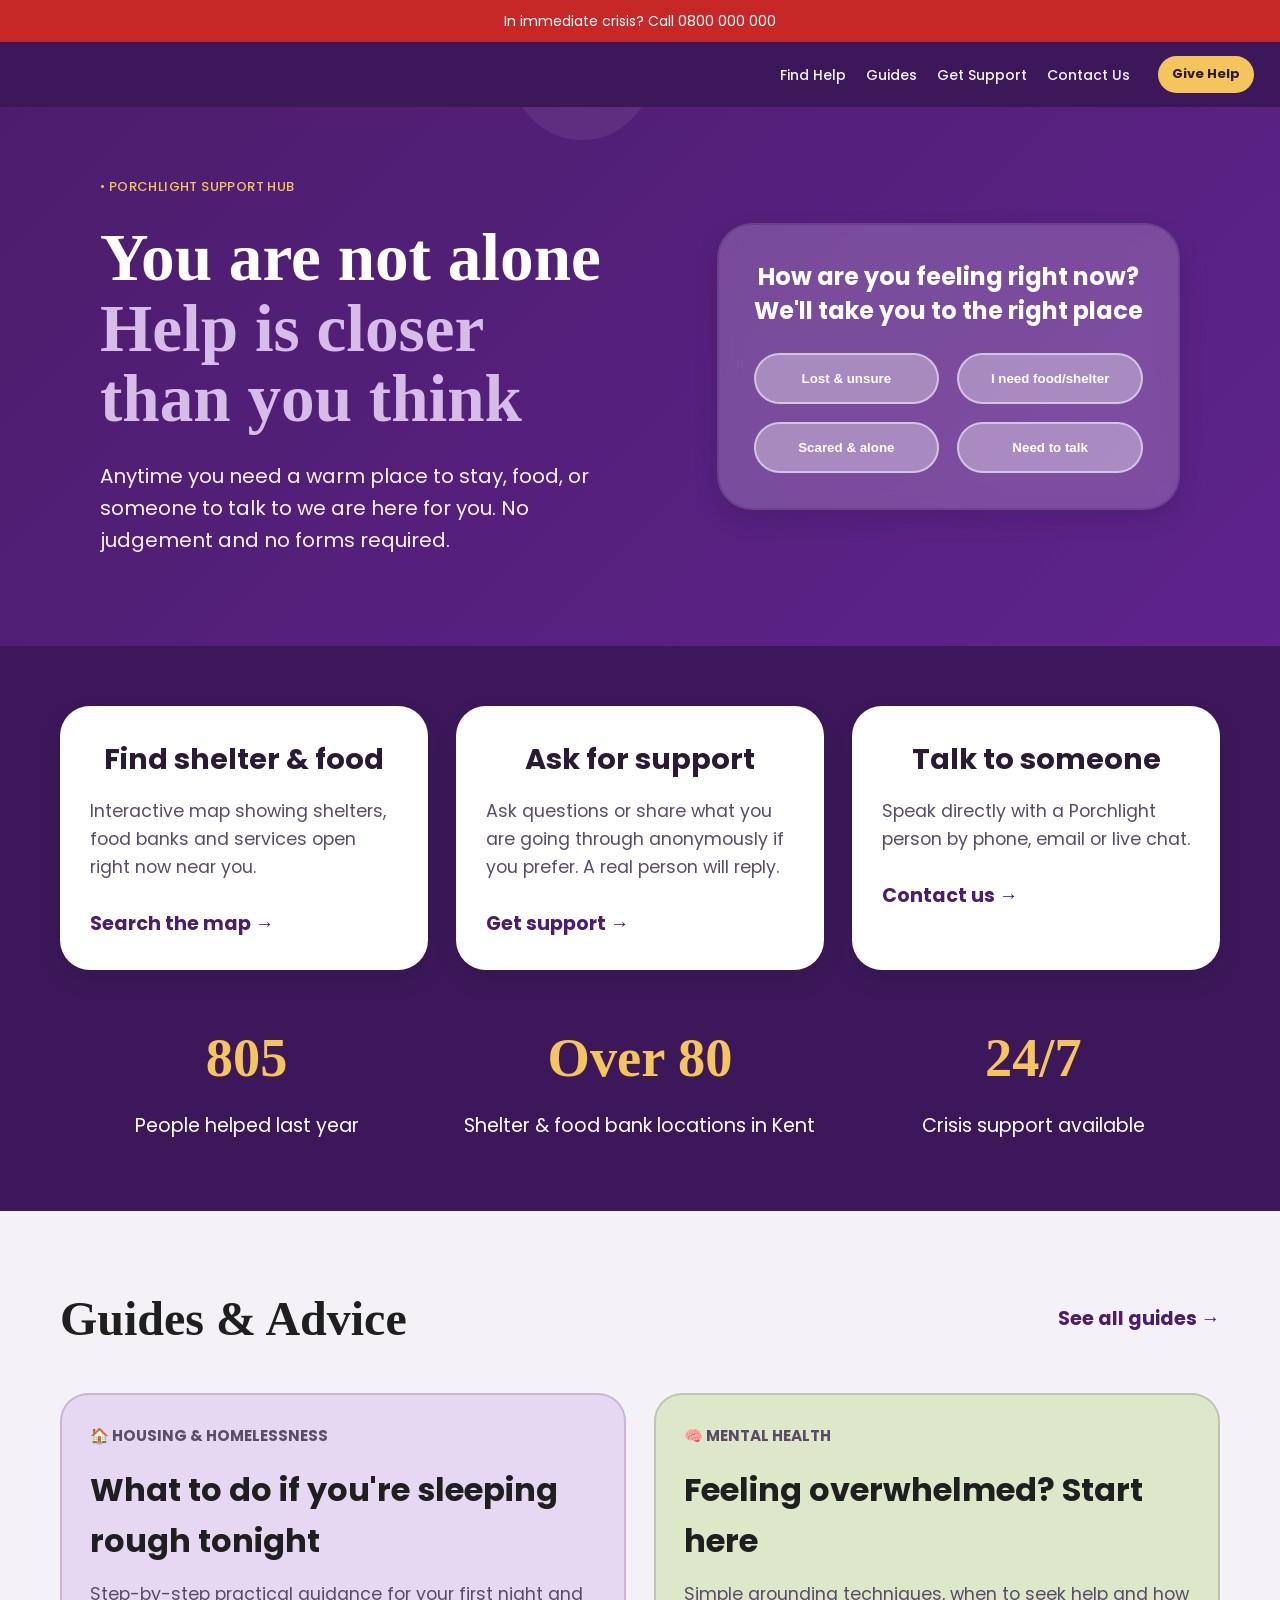
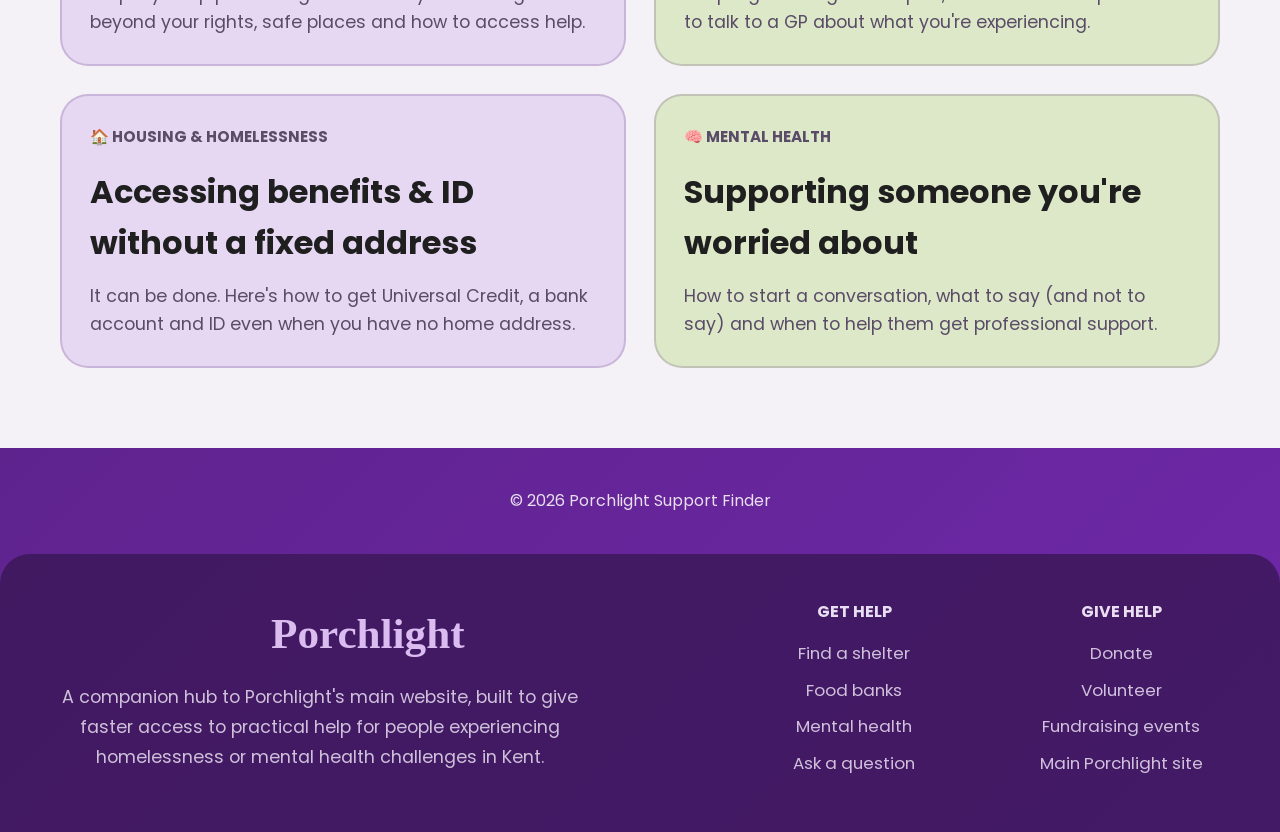
<file: index.html>
<!DOCTYPE html>
<html lang="en">
<head>
    <meta charset="UTF-8">
    <meta name="viewport" content="width=device-width, initial-scale=1.0">
    <title>Homeless Support Finder</title>

    <!-- Google Font -->
    <link href="https://fonts.googleapis.com/css2?family=Poppins:wght@300;400;600;700&display=swap" rel="stylesheet">

    <!-- Font Awesome -->
    <link rel="stylesheet" href="https://cdnjs.cloudflare.com/ajax/libs/font-awesome/6.5.0/css/all.min.css">

    <!-- Main CSS -->
    <link rel="stylesheet" href="style.css">
</head>

<body>

<!-- Background Animation -->
<div class="background-animation">
    <span></span>
    <span></span>
    <span></span>
    <span></span>
</div>

<header class="top-bar">
  <p>In immediate crisis? Call 0800 000 000</p>
</header>



  <nav class="support-nav">
    

    <ul class="support-navlinks">
        
        <li><a href="find_help.html">Find Help</a></li>
        <li><a href="guides.html">Guides</a></li>
      <li><a href="support.html" class="active">Get Support</a></li>
      <li><a href="contact.html">Contact Us</a></li>
    </ul>

    <a class="support-cta" href="give_help.html">Give Help</a>
  </nav>
  
<section class="home-hero">
<div class="home-hero-left">
<p class="home-kicker">• PORCHLIGHT SUPPORT HUB</p>
<h1 class="home-title">
     You are not alone<br>
<span>Help is closer<br>than you think</span>
</h1>
<p class="home-subtext">
     Anytime you need a warm place to stay, food,
     or someone to talk to we are here for you.
     No judgement and no forms required.
</p>
</div>
<div class="home-hero-card">
<h3>How are you feeling right now?<br>We'll take you to the right place</h3>
<!-- <div class="home-hero-buttons">
<button onclick="showAdvice()">Lost & unsure</button>
<button onclick="searchLocation()">I need food/shelter</button>
<button onclick="showAdvice()">Scared & alone</button>
<button onclick="showAdvice()">Need to talk</button>
</div> -->
<div class="home-hero-buttons">
<button onclick="window.location.href='guides.html'">Lost & unsure</button>
<button onclick="window.location.href='find_help.html'">I need food/shelter</button>
<button onclick="window.location.href='support.html'">Scared & alone</button>
<button onclick="window.location.href='contact.html'">Need to talk</button>
</div>
</div>
</section>
<section class="home-feature-section">
<div class="home-feature-cards">
<div class="home-feature-card">
<h3>Find shelter & food</h3>
<p>Interactive map showing shelters, food banks and services open right now near you.</p>
<a href="find_help.html">Search the map →</a>
</div>
<div class="home-feature-card">
<h3>Ask for support</h3>
<p>Ask questions or share what you are going through anonymously if you prefer. A real person will reply.</p>
<a href="support.html">Get support →</a>
</div>
<div class="home-feature-card">
<h3>Talk to someone</h3>
<p>Speak directly with a Porchlight person by phone, email or live chat.</p>
<a href="contact.html">Contact us →</a>
</div>
</div>
<div class="home-stats">
<div class="home-stat">
<h2>805</h2>
<p>People helped last year</p>
</div>
<div class="home-stat">
<h2>Over 80</h2>
<p>Shelter & food bank locations in Kent</p>
</div>
<div class="home-stat">
<h2>24/7</h2>
<p>Crisis support available</p>
</div>
</div>
</section>
<section class="home-guides">
<div class="home-guides-header">
<h2>Guides & Advice</h2>
<a href="support.html">See all guides →</a>
</div>
<div class="home-guides-grid">
<div class="guide-card purple-guide">
<span>🏠 HOUSING & HOMELESSNESS</span>
<h3>What to do if you're sleeping rough tonight</h3>
<p>Step-by-step practical guidance for your first night and beyond your rights, safe places and how to access help.</p>
</div>
<div class="guide-card green-guide">
<span>🧠 MENTAL HEALTH</span>
<h3>Feeling overwhelmed? Start here</h3>
<p>Simple grounding techniques, when to seek help and how to talk to a GP about what you're experiencing.</p>
</div>
<div class="guide-card purple-guide">
<span>🏠 HOUSING & HOMELESSNESS</span>
<h3>Accessing benefits & ID without a fixed address</h3>
<p>It can be done. Here's how to get Universal Credit, a bank account and ID even when you have no home address.</p>
</div>
<div class="guide-card green-guide">
<span>🧠 MENTAL HEALTH</span>
<h3>Supporting someone you're worried about</h3>
<p>How to start a conversation, what to say (and not to say) and when to help them get professional support.</p>
</div>
</div>
</section>

<footer>
  <p>© 2026 Porchlight Support Finder</p>
</footer>

<script src="script.js"></script>

<footer class="contact-footer">
<div class="contact-footer-inner">
<div class="contact-footer-brand">
<div class="footer-logo-text">Porchlight</div>
<p>
       A companion hub to Porchlight's main website, built to give faster
       access to practical help for people experiencing homelessness or
       mental health challenges in Kent.
</p>
</div>
<div class='contact-footer-links'>
        <div>
          <h4>GET HELP</h4>
          <a href='find_help.html'>Find a shelter</a>
          <a href='find_help.html'>Food banks</a>
          <a href='support.html'>Mental health</a>
          <a href='support.html'>Ask a question</a>
        </div>
        <div>
          <h4>GIVE HELP</h4>
          <a href='give_help.html'>Donate</a>
          <a href='give_help.html'>Volunteer</a>
          <a href='https://www.porchlight.org.uk/get-involved/events' target='_blank'>Fundraising events</a>
          <a href='https://www.porchlight.org.uk' target='_blank'>Main Porchlight site</a>
        </div>
      </div>
    </div>
  </footer>

</body>
</html>
</file>
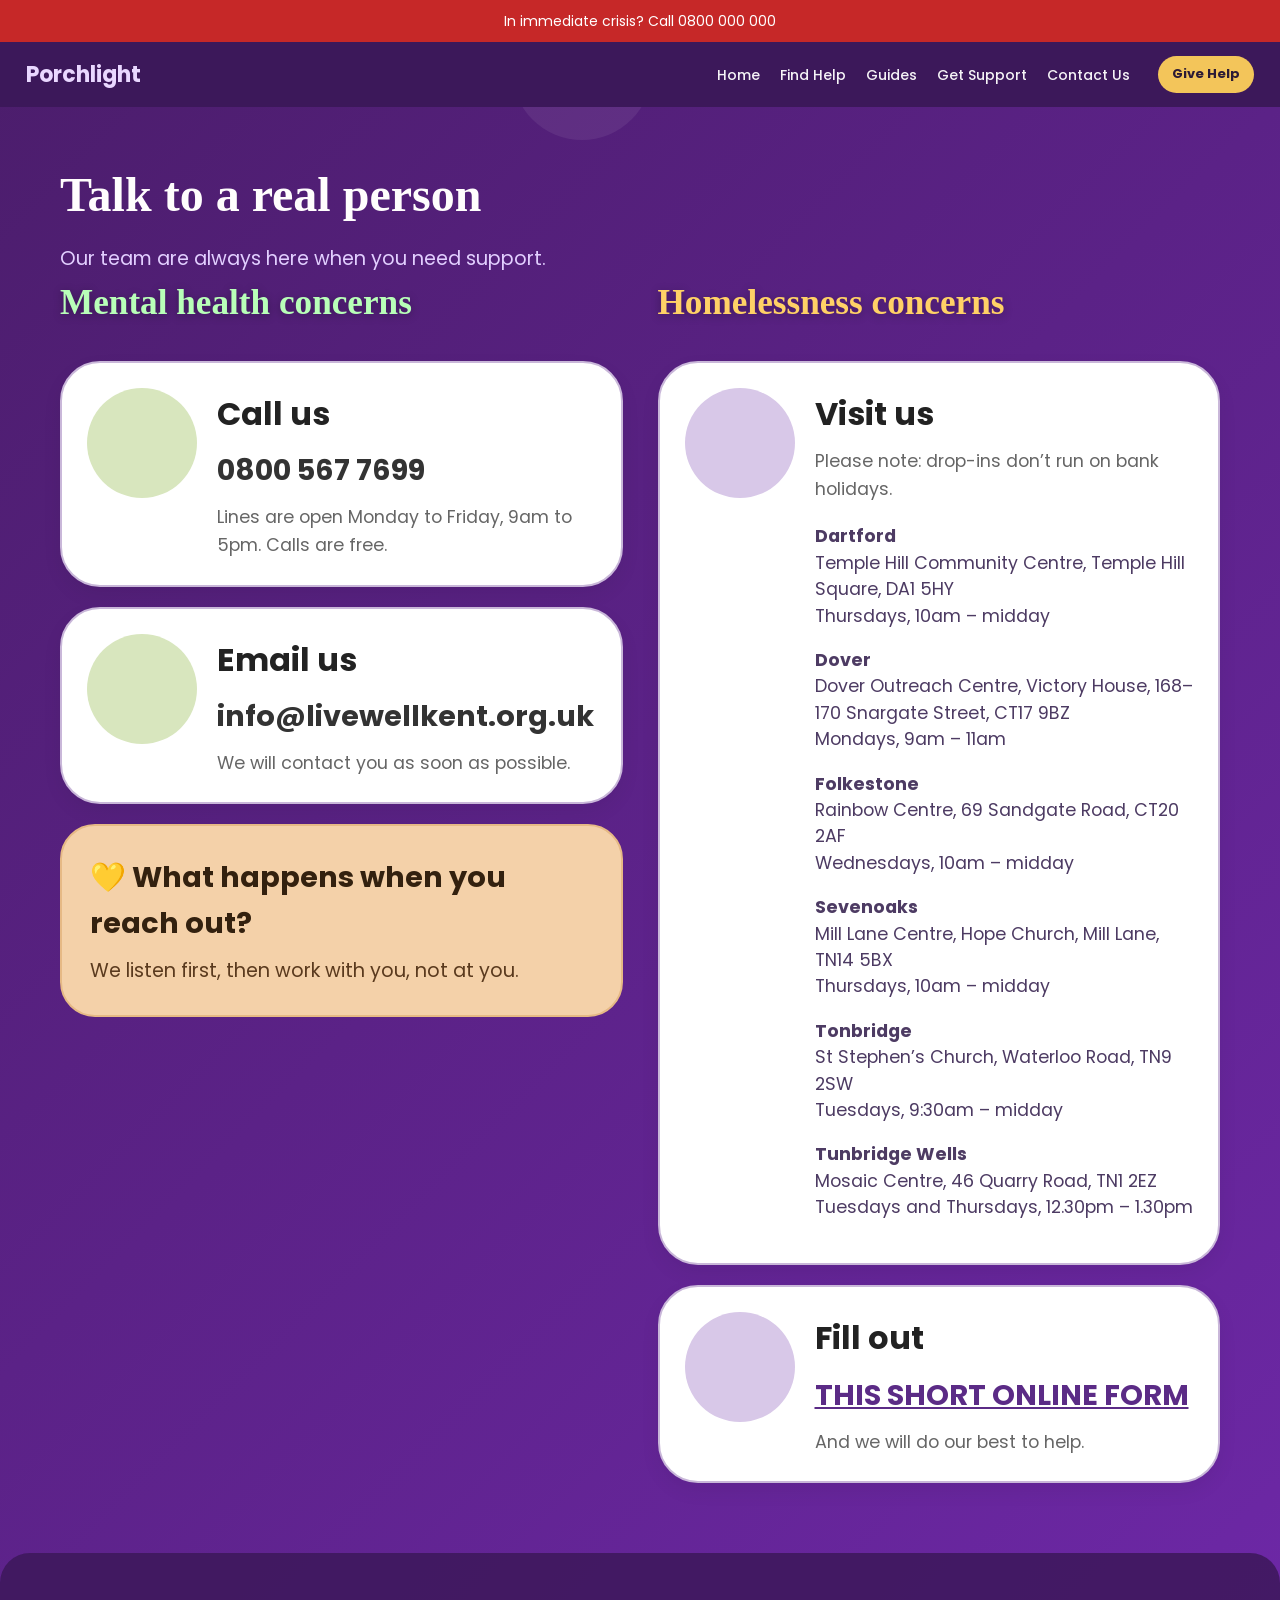
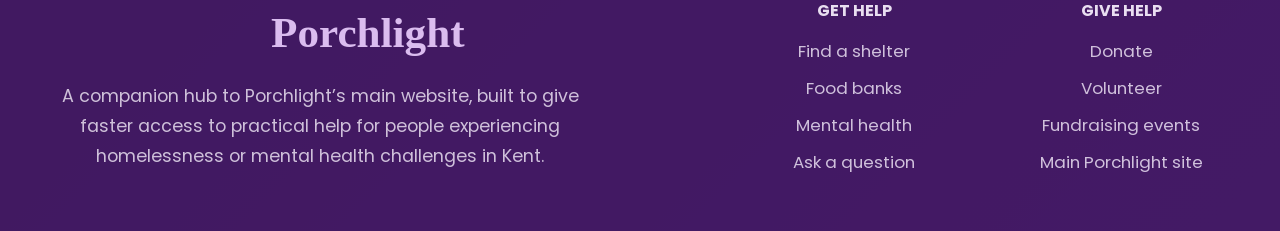
<file: contact.html>
<!DOCTYPE html>
<html lang="en">
<head>
<meta charset="UTF-8" />
<meta name="viewport" content="width=device-width, initial-scale=1.0" />
<title>Contact Us</title>
<link href="https://fonts.googleapis.com/css2?family=Poppins:wght@300;400;600;700&display=swap" rel="stylesheet">
<link rel="stylesheet" href="style.css">
</head>
<body>
<div class="background-animation">
<span></span><span></span><span></span><span></span>
</div>
<header class="top-bar">
<p>In immediate crisis? Call 0800 000 000</p>
</header>
  <nav class="support-nav">
    <a class="support-logo" href="index.html">Porchlight</a>

    <ul class="support-navlinks">
        <li><a href="index.html">Home</a></li>
        <li><a href="find_help.html">Find Help</a></li>
        <li><a href="guides.html">Guides</a></li>
      <li><a href="support.html" class="active">Get Support</a></li>
      <li><a href="contact.html">Contact Us</a></li>
    </ul>

    <a class="support-cta" href="give_help.html">Give Help</a>
  </nav>
<section class="contact-page">
<div class="contact-header">
<h1>Talk to a real person</h1>
<p>Our team are always here when you need support.</p>
</div>
<div class="contact-grid">
<!-- LEFT SIDE -->
<div class="contact-column">
<h2 class="contact-title green-title">Mental health concerns</h2>
<div class="contact-card">
<div class="contact-icon green-circle"></div>
<div class="contact-card-text">
<h3>Call us</h3>
<h4>0800 567 7699</h4>
<p>Lines are open Monday to Friday, 9am to 5pm. Calls are free.</p>
</div>
</div>
<div class="contact-card">
<div class="contact-icon green-circle"></div>
<div class="contact-card-text">
<h3>Email us</h3>
<h4>info@livewellkent.org.uk</h4>
<p>We will contact you as soon as possible.</p>
</div>
</div>
<div class="contact-highlight">
<h3>💛 What happens when you reach out?</h3>
<p>We listen first, then work with you, not at you.</p>
</div>
</div>
<!-- RIGHT SIDE -->
<div class="contact-column">
<h2 class="contact-title purple-title">Homelessness concerns</h2>
<div class="contact-card large-contact-card">
<div class="contact-icon purple-circle"></div>
<div class="contact-card-text">
<h3>Visit us</h3>
<p>Please note: drop-ins don’t run on bank holidays.</p>
<div class="visit-list">
<p><strong>Dartford</strong><br>Temple Hill Community Centre, Temple Hill Square, DA1 5HY<br>Thursdays, 10am – midday</p>
<p><strong>Dover</strong><br>Dover Outreach Centre, Victory House, 168–170 Snargate Street, CT17 9BZ<br>Mondays, 9am – 11am</p>
<p><strong>Folkestone</strong><br>Rainbow Centre, 69 Sandgate Road, CT20 2AF<br>Wednesdays, 10am – midday</p>
<p><strong>Sevenoaks</strong><br>Mill Lane Centre, Hope Church, Mill Lane, TN14 5BX<br>Thursdays, 10am – midday</p>
<p><strong>Tonbridge</strong><br>St Stephen’s Church, Waterloo Road, TN9 2SW<br>Tuesdays, 9:30am – midday</p>
<p><strong>Tunbridge Wells</strong><br>Mosaic Centre, 46 Quarry Road, TN1 2EZ<br>Tuesdays and Thursdays, 12.30pm – 1.30pm</p>
</div>
</div>
</div>
<div class="contact-card">
<div class="contact-icon purple-circle"></div>
<div class="contact-card-text">
<h3>Fill out</h3>
<h4><a href="support.html" class="contact-form-link">THIS SHORT ONLINE FORM</a></h4>
<p>And we will do our best to help.</p>
</div>
</div>
</div>
</div>
</section>
<footer class="contact-footer">
<div class="contact-footer-inner">
<div class="contact-footer-brand">
<div class="footer-logo-text">Porchlight</div>
<p>
         A companion hub to Porchlight’s main website, built to give faster access to practical help for people experiencing homelessness or mental health challenges in Kent.
</p>
</div>
<div class='contact-footer-links'>
        <div>
          <h4>GET HELP</h4>
          <a href='find_help.html'>Find a shelter</a>
          <a href='find_help.html'>Food banks</a>
          <a href='support.html'>Mental health</a>
          <a href='support.html'>Ask a question</a>
        </div>
        <div>
          <h4>GIVE HELP</h4>
          <a href='give_help.html'>Donate</a>
          <a href='give_help.html'>Volunteer</a>
          <a href='https://www.porchlight.org.uk/get-involved/events' target='_blank'>Fundraising events</a>
          <a href='https://www.porchlight.org.uk' target='_blank'>Main Porchlight site</a>
        </div>
      </div>
    </div>
  </footer>
</body>
</html>
</file>
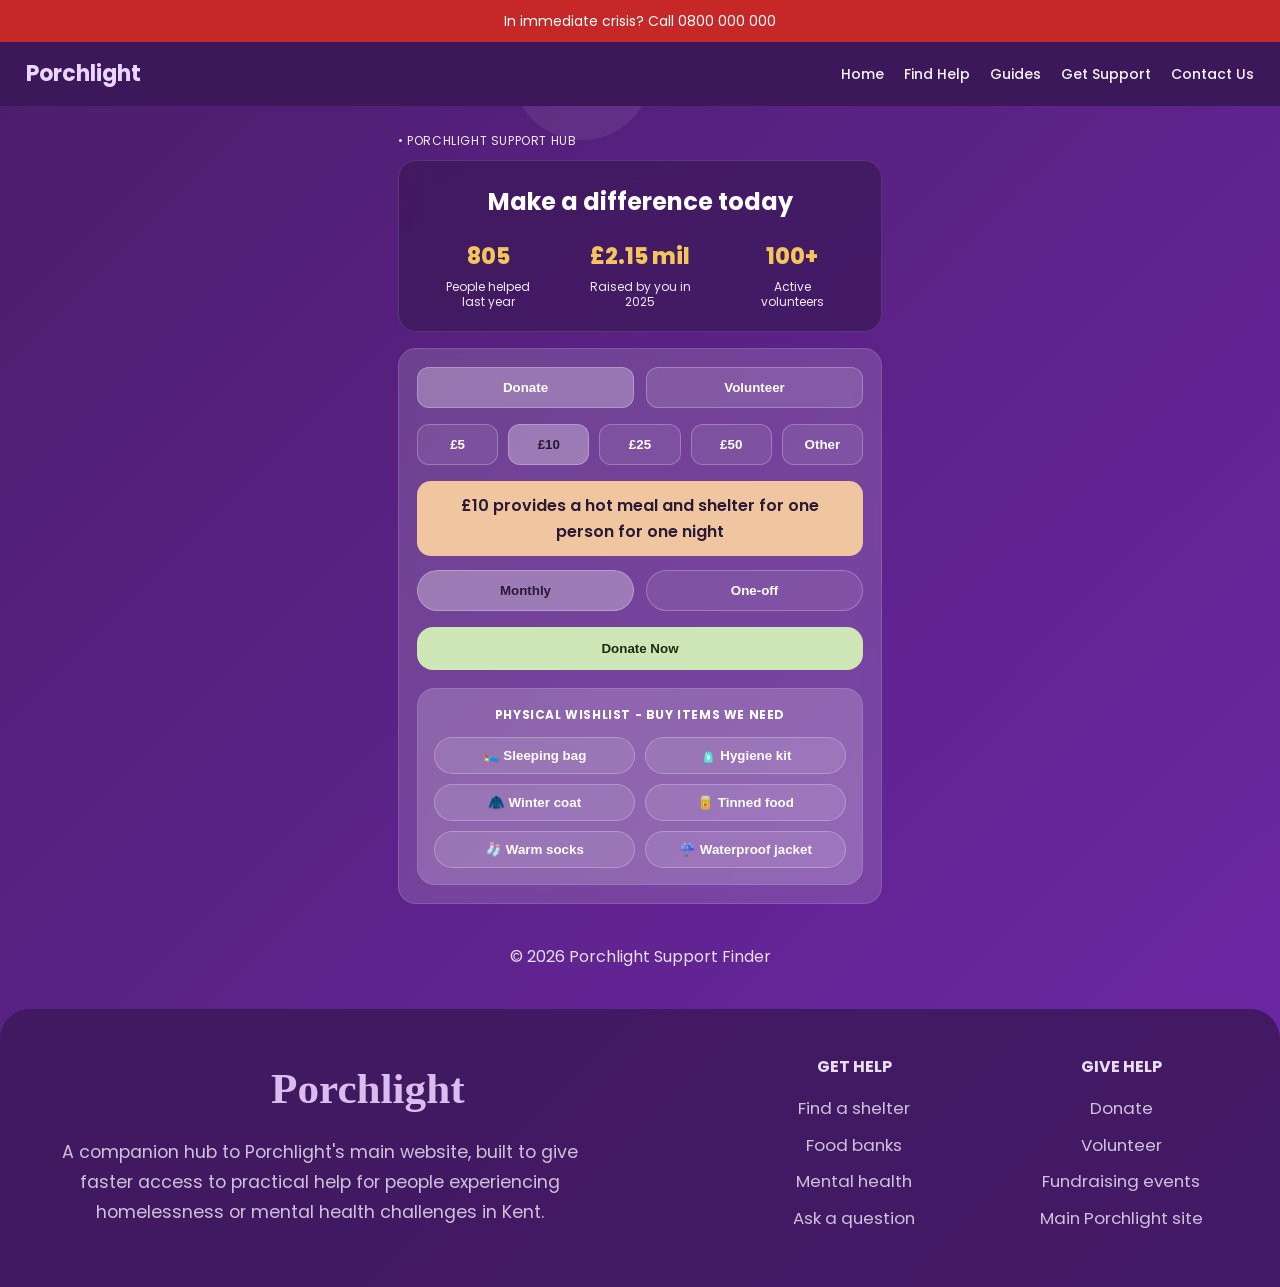
<file: give_help.html>
<!DOCTYPE html>
<html lang="en">
<head>
  <meta charset="UTF-8" />
  <meta name="viewport" content="width=device-width, initial-scale=1.0" />
  <title>Give Help</title>

  <link href="https://fonts.googleapis.com/css2?family=Poppins:wght@300;400;600;700&display=swap" rel="stylesheet">
  <link rel="stylesheet" href="style.css">
</head>

<body>

  <div class="background-animation">
    <span></span><span></span><span></span><span></span>
  </div>

  <header class="top-bar">
    <p>In immediate crisis? Call 0800 000 000</p>
  </header>

  <nav class="support-nav">
    <a class="support-logo" href="index.html">Porchlight</a>

    <ul class="support-navlinks">
      <li><a href="index.html">Home</a></li>
      <li><a href="find_help.html">Find Help</a></li>
      <li><a href="guides.html">Guides</a></li>
      <li><a href="support.html">Get Support</a></li>
      <li><a href="contact.html">Contact Us</a></li>
    </ul>
  </nav>

  <section class="give-wrap">
    <p class="give-kicker">• PORCHLIGHT SUPPORT HUB</p>

    <div class="give-hero">
      <h1>Make a difference today</h1>

      <div class="give-stats">
        <div class="give-stat">
          <div class="give-num">805</div>
          <div class="give-sub">People helped<br>last year</div>
        </div>

        <div class="give-stat">
          <div class="give-num">£2.15 mil</div>
          <div class="give-sub">Raised by you in<br>2025</div>
        </div>

        <div class="give-stat">
          <div class="give-num">100+</div>
          <div class="give-sub">Active<br>volunteers</div>
        </div>
      </div>
    </div>

    <div class="give-card">

      <div class="give-tabs">
        <button class="give-tab active" data-mode="donate" type="button">Donate</button>
        <button class="give-tab" data-mode="volunteer" type="button">Volunteer</button>
      </div>

      <div class="give-amounts">
        <button class="amt" type="button">£5</button>
        <button class="amt active" type="button">£10</button>
        <button class="amt" type="button">£25</button>
        <button class="amt" type="button">£50</button>
        <button class="amt" type="button">Other</button>
      </div>

      <div class="custom-amount-box" id="customAmountBox">
        <label for="customAmount">Enter your amount (£)</label>
        <input type="number" id="customAmount" min="1" placeholder="e.g. 15">
      </div>

      <div class="give-message" id="giveMessage">
        £10 provides a hot meal and shelter for one person for one night
      </div>

      <div class="give-frequency">
        <button class="freq active" type="button">Monthly</button>
        <button class="freq" type="button">One-off</button>
      </div>

      <button class="give-submit" type="button">Donate Now</button>

      <div class="give-wishlist">
        <h3>PHYSICAL WISHLIST - BUY ITEMS WE NEED</h3>

        <div class="wish-grid">
          <button class="wish" type="button" onclick="buyItem('sleeping bag')">🛌 Sleeping bag</button>
          <button class="wish" type="button" onclick="buyItem('hygiene kit')">🧴 Hygiene kit</button>
          <button class="wish" type="button" onclick="buyItem('winter coat')">🧥 Winter coat</button>
          <button class="wish" type="button" onclick="buyItem('tinned food')">🥫 Tinned food</button>
          <button class="wish" type="button" onclick="buyItem('warm socks')">🧦 Warm socks</button>
          <button class="wish" type="button" onclick="buyItem('waterproof jacket')">☔ Waterproof jacket</button>
        </div>
      </div>

    </div>
  </section>

  <footer>
    <p>© 2026 Porchlight Support Finder</p>
  </footer>

  <script src="give_help.js"></script>

  <footer class="contact-footer">
    <div class="contact-footer-inner">
      <div class="contact-footer-brand">
        <div class="footer-logo-text">Porchlight</div>
        <p>
          A companion hub to Porchlight's main website, built to give faster
          access to practical help for people experiencing homelessness or
          mental health challenges in Kent.
        </p>
      </div>

      <div class='contact-footer-links'>
        <div>
          <h4>GET HELP</h4>
          <a href='find_help.html'>Find a shelter</a>
          <a href='find_help.html'>Food banks</a>
          <a href='support.html'>Mental health</a>
          <a href='support.html'>Ask a question</a>
        </div>
        <div>
          <h4>GIVE HELP</h4>
          <a href='give_help.html'>Donate</a>
          <a href='give_help.html'>Volunteer</a>
          <a href='https://www.porchlight.org.uk/get-involved/events' target='_blank'>Fundraising events</a>
          <a href='https://www.porchlight.org.uk' target='_blank'>Main Porchlight site</a>
        </div>
      </div>
    </div>
  </footer>

</body>
</html>
</file>
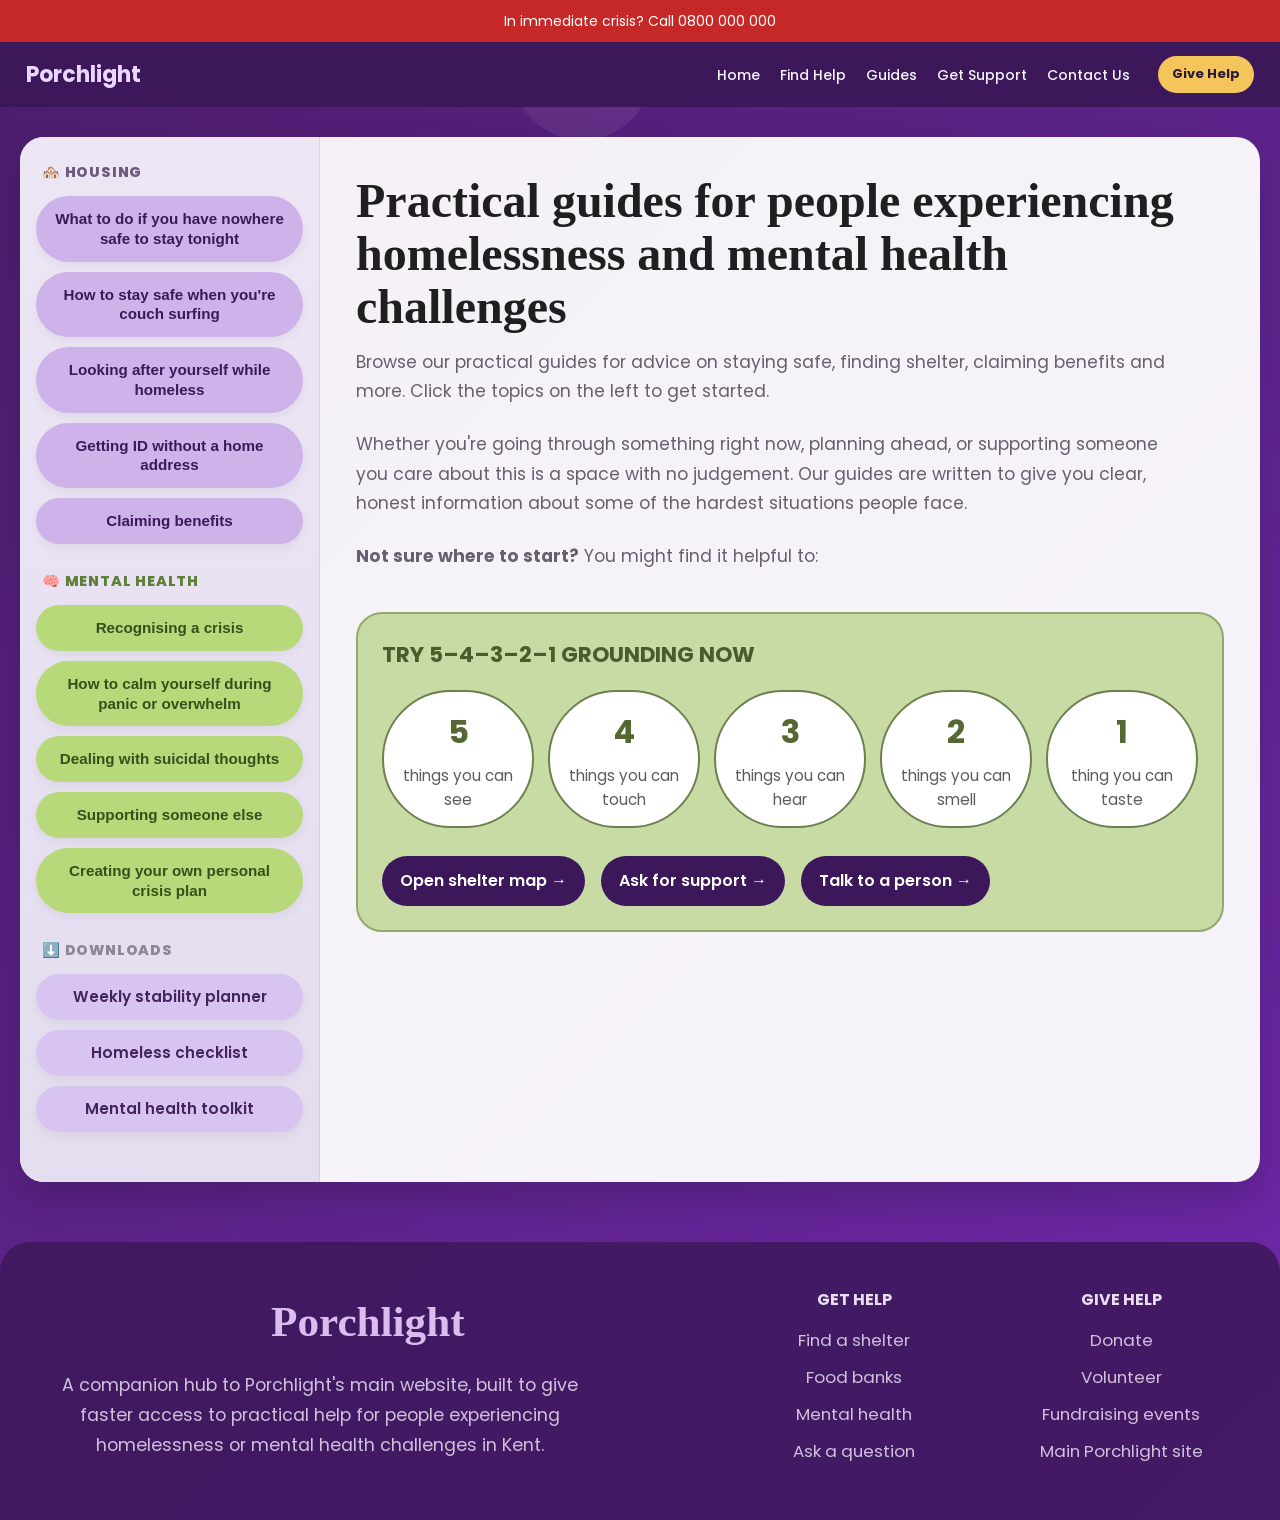
<file: guides.html>
<!DOCTYPE html>
<html lang="en">
<head>
  <meta charset="UTF-8" />
  <meta name="viewport" content="width=device-width, initial-scale=1.0" />
  <title>Guides</title>
  <link href="https://fonts.googleapis.com/css2?family=Poppins:wght@300;400;600;700&display=swap" rel="stylesheet">
  <link rel="stylesheet" href="style.css">
</head>

<body>

  <div class="background-animation">
    <span></span><span></span><span></span><span></span>
  </div>

  <header class='top-bar'>
    <p>In immediate crisis? Call 0800 000 000</p>
  </header>

  <nav class='support-nav'>
    <a class='support-logo' href='index.html'>Porchlight</a>
    <ul class='support-navlinks'>
      <li><a href='index.html'>Home</a></li>
      <li><a href='find_help.html'>Find Help</a></li>
      <li><a href='guides.html' class='active'>Guides</a></li>
      <li><a href='support.html'>Get Support</a></li>
      <li><a href='contact.html'>Contact Us</a></li>
    </ul>
    <a class='support-cta' href="give_help.html">Give Help</a>
  </nav>

  <div class='guides-page'>
    <div class='guides-layout'>

      <!-- Left menu with clickable buttons -->
      <aside class='guides-sidebar'>

        <div class='guide-side-group'>
          <p class='guide-side-title housing-label'>🏘️ HOUSING</p>
          <button class='guide-side-btn guide-header' data-guide='H1'>What to do if you have nowhere safe to stay tonight</button>
          <button class='guide-side-btn guide-header' data-guide='H2'>How to stay safe when you're couch surfing</button>
          <button class='guide-side-btn guide-header' data-guide='H3'>Looking after yourself while homeless</button>
          <button class='guide-side-btn guide-header' data-guide='H4'>Getting ID without a home address</button>
          <button class='guide-side-btn guide-header' data-guide='H5'>Claiming benefits</button>
        </div>

        <div class='guide-side-group'>
          <p class='guide-side-title mental-label'>🧠 MENTAL HEALTH</p>
          <button class='guide-side-btn guide-header green-btn' data-guide='MH1'>Recognising a crisis</button>
          <button class='guide-side-btn guide-header green-btn' data-guide='MH2'>How to calm yourself during panic or overwhelm</button>
          <button class='guide-side-btn guide-header green-btn' data-guide='MH3'>Dealing with suicidal thoughts</button>
          <button class='guide-side-btn guide-header green-btn' data-guide='MH4'>Supporting someone else</button>
          <button class='guide-side-btn guide-header green-btn' data-guide='MH5'>Creating your own personal crisis plan</button>
        </div>

        <div class='guide-side-group'>
          <p class='guide-side-title downloads-label'>⬇️ DOWNLOADS</p>
          <a class='guide-side-btn guide-download-btn' href='weekly_stability_planner.docx' download>Weekly stability planner</a>
          <a class='guide-side-btn guide-download-btn' href='homeless_checklist.docx' download>Homeless checklist</a>
          <a class='guide-side-btn guide-download-btn' href='mental_health_toolkit.docx' download>Mental health toolkit</a>
        </div>

      </aside>

      <!-- Main section -->
      <main class='guides-main'>

        <!-- Default landing section -->
        <div id='default-guide-content' class='content-section'>
          <h1>Practical guides for people experiencing homelessness and mental health challenges</h1>
          <p class='guides-intro'>
            Browse our practical guides for advice on staying safe, finding shelter, claiming benefits and more.
            Click the topics on the left to get started.
          </p>
          <p class='guides-intro'>
            Whether you're going through something right now, planning ahead, or supporting someone you care about this is a
            space with no judgement. Our guides are written to give you clear, honest information about some of the hardest situations people face.
          </p>
          <p class='guides-intro'>
            <strong>Not sure where to start?</strong> You might find it helpful to:
          </p>
        </div>

        <!-- homelessness (H - homelessness)-->

        <div id='H1' class='content-section' style='display:none;'>
          <h1>What to do if you have nowhere safe to stay tonight</h1>
          <p class='guides-intro'>If tonight is your first night outside, this guide will help you stay safe,
            find warmth and know what to do next. <strong>Remember, you matter and tonight you deserve somewhere safe.</strong></p>
          <h3>A few important things to know</h3>
          <ul class='guides-intro'>
            <li>   <strong>You cannot be turned away without an assessment.</strong>
                If a council tries to turn you away without assessing your situation, you have the right to ask
                them to reconsider and to make a formal complaint.</li>
            <li>   <strong>Rough sleeping in cold weather is a serious health risk.</strong> Please don't wait and reach out tonight.</li>
            <li>   <strong>You are not a burden.</strong> These services exist for exactly this reason.</li>
          </ul>
          <div class='guides-card-grid'>
            <div class='guide-info-card'>
              <h3>Call or contact council ASAP</h3>
              <p>Every local council in England has a legal duty to help people who are homeless or at risk of becoming homeless.
                You don't need to have already slept rough to ask for help. If you have nowhere to go tonight, that counts.</p>
            </div>
            <div class='guide-info-card'>
              <h3>When you call, tell them:</h3>
              <ul>
                <li>You have nowhere safe to sleep tonight</li>
                <li>Whether you have any children with you</li>
                <li>Any health conditions or disabilities, this affects how they must respond to you</li>
              </ul>
            </div>
            <div class='guide-info-card'>
              <h3>If you're already on the street</h3>
              <p>Porchlight runs outreach in Kent and can help connect you to emergency accommodation. Call <strong>0800 567 7699</strong> (Lines are open Monday to Friday, 9am to 5pm).</p>
              <p>Shelter England also has an emergency helpline <strong>0808 800 4444</strong> (8am-5pm weekdays).</p>
              <p><strong>Both are free.</strong></p>
            </div>
            <div class='guide-info-card'>
              <h3>If you feel unsafe right now</h3>
              <p>If you are in immediate danger from another person, the weather or from yourself call <strong>999 (or dial 18000)</strong>.</p>
              <p>If you need support but it's not an emergency, call <strong>111 (or dial 18001)</strong>.</p>
            </div>
          </div>
        </div>

        <div id='H2' class='content-section' style='display:none;'>
          <h1>How to stay safe when you're couch surfing</h1>
          <p class='guides-intro'>Staying at someone else's place when you have no home of your own
             (like moving between friends, family, or acquaintances) is often called "hidden homelessness".
            It's still homelessness and you still have rights.</p>
          <div class='guides-card-grid'>
            <div class='guide-info-card'>
              <h3>Know that you are still legally homeless</h3>
              <p>Many people don't realise that couch surfing counts as homelessness in the eyes of the law. You can approach your local council for
                housing support even if you technically have a roof over your head tonight. You don't need to have slept rough.</p>
              <p>Tell the council you are "sofa surfing with no fixed abode" they are obliged to assess your situation.</p>
            </div>
            <div class='guide-info-card'>
              <h3>Protect your physical safety</h3>
              <ul>
                <li><strong>Trust your instincts.</strong> If you feel unsafe in a home, you don't have to stay. No favour is worth your safety.</li>
                <li><strong>Tell someone where you are.</strong> Even a text to a friend or family member saying 
                  "I'm staying at [name]'s place" can be a lifeline.</li>
                <li><strong>Don't leave your belongings somewhere you can't get back to easily.</strong> 
                  Try to keep essential documents (ID, bank cards, any medication) with you at all times.</li>
                <li><strong>Have an exit plan.</strong> Before you settle somewhere, think: if I needed to leave quickly, could I?</li>
              </ul>
            </div>
            <div class='guide-info-card'>
              <h3>Be aware of exploitation</h3>
              <p>Some people take advantage of those who are couch surfing. This can include:</p>
              <ul>
                <li>Being pressured into sexual activity in exchange for accommodation ("survival sex")</li>
                <li>Being asked to commit crimes (e.g. accepting parcels, holding money, dealing drugs) as "payment" for a place to stay</li>
                <li>Emotional manipulation, coercive control, or threats</li>
              </ul>
              <p><strong>None of this is okay.</strong> If you're in this situation, it is not your fault. You can talk to 
                Porchlight confidentially at <strong>0800 567 7699</strong> (Lines are open Monday to Friday, 9am to 5pm. Calls are free.), or contact the police on <strong>101</strong> (or <strong>999</strong> 
                if you're in immediate danger).</p>
            </div>
            <div class='guide-info-card'>
              <h3>Look after your mental health</h3>
              <ul>
                <li>Try to keep some routine, even small things like a regular sleep time or eating at the same time each day</li>
                <li>Be honest with yourself about how you're feeling and see our mental health guides if things feel difficult</li>
                <li>Reach out to your GP even without a permanent address.</li>
              </ul>
            </div>
            <div class='guide-info-card'>
              <h3>Registering with a GP without a fixed address</h3>
              <p>You have the right to register with a GP even if you have no permanent address. You can use a day centre, a friend's address,
                 or the GP surgery's own address as your contact. Ask the surgery to make a note that you are of "no fixed abode." 
                 They cannot refuse to register you on the grounds of having no address.</p>
            </div>
            <div class='guide-info-card'>
              <h3>Keep seeking longer-term support</h3>
              <ul>
                <li>Contact your local council's housing team</li>
                <li>Ask about local hostels and supported accommodation through Porchlight: <strong>0800 567 7699</strong></li>
                <li>Look into whether you may be eligible for benefits (see our guide on claiming benefits)</li>
              </ul>
            </div>
          </div>
        </div>

        <div id='H3' class='content-section' style='display:none;'>
          <h1>Looking after yourself while homeless</h1>
          <p class='guides-intro'>This guide is about the practical day-to-day: staying physically well, getting food, keeping clean, 
            and protecting your mental health. None of these things should feel like luxuries they're necessities, and there is help available.</p>
          <div class='guides-card-grid'>
            <div class='guide-info-card'>
              <h3>Food</h3>
              <p><strong>Foodbanks in Kent</strong> are widely available and free. You usually need a referral from a professional (GP, social worker, 
                housing officer), but many will help you directly if you explain you're in urgent need. Find your nearest at our <a href='find_help.html' target = '_blank'>Interactive Map</a>.</p>
              <p><strong>Day centres and drop-ins</strong> run by Porchlight and other organisations often provide hot meals, drinks, and company. 
                Call <strong>0800 567 7699</strong> or check our interactive map to find one near you.</p>
              <p><strong>If you're really hungry right now</strong>, most churches, mosques, and community centres run food projects, walking in and 
                asking is completely okay.</p>
            </div>
            <div class='guide-info-card'>
              <h3>Water, washing and toilets</h3>
              <ul>
                <li>Libraries and day centres usually have free toilets and washing facilities</li>
                <li>Many leisure centres offer free or low-cost showers for people who are homeless. You can ask Porchlight or your local council 
                  about schemes in your area</li>
                <li>Supermarkets and fast food restaurants have toilets available to customers</li>
              </ul>
            </div>
            <div class='guide-info-card'>
              <h3>Staying warm</h3>
              <ul>
                <li><strong>Severe Weather Emergency Protocol (SWEP)</strong> is activated when temperatures are forecast to drop to 0°C 
                  or below councils must provide emergency shelter. Call your council or Porchlight to find out what's available</li>
                <li>Libraries, shopping centres, and churches can provide shelter from the cold during the day</li>
                <li>Wear layers, but not just one thick coat, trapped air between layers keeps you much warmer</li>
                <li>Sleeping on cardboard insulates you from cold ground</li>
              </ul>
            </div>
            <div class='guide-info-card'>
              <h3>Your health</h3>
              <p><strong>You can still see a GP.</strong> Register with a local surgery without a fixed address (see the couch surfing guide for how). 
                Always mention to the GP that you are homeless as this can affect what support they can arrange for you.</p>
              <p><strong>Dental care</strong> is available on the NHS. Practices registered with the NHS can often see you as an emergency even without 
                being a registered patient.</p>
              <p><strong>If you use drugs or alcohol</strong>, non-judgemental support is available. In Kent, contact <strong>Change, Grow, 
                Live (CGL)</strong> on <strong>0300 303 7029</strong> or visit <a href='https://www.changegrowlive.org' target='_blank'>www.changegrowlive.org</a>.</p>
            </div>
            <div class='guide-info-card'>
              <h3>Mental health</h3>
              <ul>
                <li>Talk to your GP about how you're feeling</li>
                <li>Contact the <strong>Samaritans</strong> any time on <strong>116 123</strong> (free, 24/7)  just to have someone to talk to</li>
                <li>If you're in crisis, call the <strong>Kent and Medway Mental Health Crisis Line: 0800 107 0160</strong> (24 hours, free)</li>
              </ul>
            </div>
            <div class='guide-info-card'>
              <h3>Keeping your belongings safe</h3>
              <ul>
                <li>Try to keep important documents (ID, letters, bank cards) in a waterproof bag close to you</li>
                <li>Some day centres and hostels have lockers, ask about this</li>
                <li>Photograph important documents and email them to yourself so you have a digital copy if anything is lost</li>
              </ul>
            </div>
          </div>
        </div>

        <div id='H4' class='content-section' style='display:none;'>
          <h1>Getting an ID without a home address</h1>
          <p class='guides-intro'>Not having ID can feel like a barrier to everything. But there are legal ways to get documents without a fixed 
            address then this guide explains how.</p>
          <div class='guides-card-grid'>
            <div class='guide-info-card'>
              <h3>Why you need ID</h3>
              <p>Without identification, it can be difficult to:</p>
              <ul>
                <li>Open a bank account</li>
                <li>Access benefits</li>
                <li>Register with a GP</li>
                <li>Access emergency accommodation</li>
                <li>Get a job</li>
              </ul>
            </div>
            <div class='guide-info-card'>
              <h3>Birth certificate</h3>
              <p>If you don't have your birth certificate, you can order a replacement from the General Register Office (GRO).</p>
              <p><strong>Cost:</strong> £11 online</p>
              <p><strong>Website:<a href='https://www.gov.uk/order-copy-birth-death-marriage-certificate' target='_blank'> www.gov.uk/order-copy-birth-death-marriage-certificate</a></strong></p>
              <p>You don't need a fixed address to apply and you can use a day centre, a friend's address, 
                or ask Porchlight staff to receive the letter on your behalf.</p>
            </div>
            <div class='guide-info-card'>
              <h3>Passport</h3>
              <p>You can apply for or renew a passport without a permanent address. Use a trusted address such as a day centre, hostel, 
                or friend's address as your contact address.</p>
              <p><strong>Cost:</strong> From £88.50 for an adult passport (as of 2024)</p>
              <p><strong>Website:<a href='https://www.gov.uk/apply-renew-passport' target='_blank'> www.gov.uk/apply-renew-passport</a></strong></p>
              <p>If cost is a barrier, speak to Porchlight there are funds available to help people in need get ID documents.</p>
            </div>
            <div class='guide-info-card'>
              <h3>Proof of address when you have no address</h3>
              <p>Some things (like opening a bank account) ask for proof of address. If you have no address, there are alternatives:</p>
              <ul>
                <li><strong>A letter from Porchlight or another support organisation</strong> confirming your situation is accepted by some banks and services</li>
                <li><strong>Basic bank accounts</strong> (such as those from Monzo, Starling, or high street banks offering "basic" accounts) 
                  often have relaxed ID requirements, ask specifically about their policy for people with no fixed abode</li>
                <li><strong>The government's One Login scheme</strong> (<a href='https://www.gov.uk/using-your-gov-uk-one-login' target='_blank'>www.gov.uk/using-your-gov-uk-one-login</a>) can confirm your identity 
                  digitally for some services</li>
              </ul>
            </div>
            <div class='guide-info-card'>
              <h3>National Insurance number</h3>
              <p>If you've lost your National Insurance (NI) number, you can find it on old payslips, P60s, or letters from HMRC. 
                If you can't find it, call HMRC on <strong>0300 200 3500</strong>.</p>
              <p>You don't need a permanent address to contact HMRC, they can send correspondence to a day centre or support worker's address.</p>
            </div>
            <div class='guide-info-card'>
              <h3>Getting help with this process</h3>
              <p>Navigating ID applications can feel overwhelming, especially when you're dealing with so much else. Porchlight staff and support workers can:</p>
              <ul>
                <li>Help you understand what ID you need</li>
                <li>Write supporting letters</li>
                <li>Receive documents on your behalf</li>
                <li>Point you toward emergency funds for ID costs</li>
              </ul>
              <p>Call <strong>0800 567 7699</strong> or visit our interactive map to find a drop-in near you.</p>
            </div>
          </div>
        </div>

        <div id='H5' class='content-section' style='display:none;'>
          <h1>Claiming benefits</h1>
          <p class='guides-intro'>Benefits can feel like a maze, but many people experiencing homelessness are entitled to them and just need help accessing them.
             You don't need to have a permanent address to claim most benefits.</p>
          <div class='guides-card-grid'>
            <div class='guide-info-card'>
              <h3>Universal Credit</h3>
              <p>Universal Credit is the main benefit for working-age people who are on a low income or out of work. It covers:</p>
              <ul>
                <li>Living costs</li>
                <li>Housing costs (if you're in temporary accommodation)</li>
                <li>Support if you have a health condition or disability</li>
              </ul>
              <p><strong>To claim:</strong> <a href='https://www.gov.uk/universal-credit/how-to-claim' target='_blank'>www.gov.uk/universal-credit/how-to-claim</a> you'll need a bank account, an email address, and some form of ID. 
                If any of these are a problem, see our guide on getting ID without a home address, or speak to a Porchlight support worker who can help you apply.</p>
              <p><strong>If you have no address:</strong> You can use a day centre or support service address when making your claim. 
                Let the DWP (Department for Work and Pensions) know you are homeless, this can affect how your claim is processed and what housing 
                support you receive.</p>
            </div>
            <div class='guide-info-card'>
              <h3>Personal Independence Payment (PIP)</h3>
              <p>If you have a long-term health condition, disability, or mental health difficulty, you may be entitled to PIP. It's not 
                means-tested, you can claim it whether or not you work or receive other benefits.</p>
              <p><strong>To claim:</strong> Call <strong>0800 917 2222</strong> or visit <a href='https://www.gov.uk/pip' target='_blank'>www.gov.uk/pip</a></p>
            </div>
            <div class='guide-info-card'>
              <h3>Housing Benefit / Housing element of Universal Credit</h3>
              <p>If you're placed in temporary accommodation or a hostel by the council, your housing costs may be covered through Universal 
                Credit's housing element or Housing Benefit. Your support worker or the hostel staff can usually help with this.</p>
            </div>
            <div class='guide-info-card'>
              <h3>Discretionary Housing Payments</h3>
              <p>If your benefits don't fully cover your rent, you can ask your local council for a Discretionary Housing Payment (DHP), a top-up to help
                 with housing costs.</p>
            </div>
            <div class='guide-info-card'>
              <h3>Getting help to claim</h3>
              <p>Benefits forms and processes can be complicated. Free help is available from:</p>
              <ul>
                <li><strong>Citizens Advice Kent</strong> - find your local office at <a href='https://www.citizensadvice.org.uk' target='_blank'>www.citizensadvice.org.uk</a></li>
                <li><strong>Porchlight support workers</strong> - call <strong>0800 567 7699</strong></li>
                <li><strong>Shelter's benefits advice line</strong> - <strong>0808 800 4444</strong></li>
              </ul>
              <p>You don't have to do this alone. A support worker can sit with you to complete forms, make phone calls on your behalf, 
                and help you appeal if a claim is refused.</p>
            </div>
            <div class='guide-info-card'>
              <h3>If a claim is refused</h3>
              <p>Don't give up. Many decisions are overturned on appeal. You have the right to:</p>
              <ol>
                <li>   Ask for a <strong>mandatory reconsideration</strong> (within one month of the decision)</li>
                <li>Appeal to an <strong>independent tribunal</strong> if the reconsideration is unsuccessful</li>
              </ol>
              <p>Citizens Advice can support you through this process for free.</p>
            </div>
          </div>
        </div>

        <!-- Mental health (MH - mental health) -->

        <div id='MH1' class='content-section' style='display:none;'>
          <h1>Recognising a crisis</h1>
          <p class='guides-intro'>A mental health crisis is any situation where your emotional or psychological distress becomes so intense 
            that you feel unable to cope. Crises are not a sign of weakness or failure. They happen to people and there is help available.</p>
          <h2>What a crisis might feel like</h2>
          <div class='guides-card-grid'>
            <div class='guide-info-card'>
              <h3>Emotionally</h3>
              <ul>
                <li>Feeling completely overwhelmed, numb, or like you've "shut down"</li>
                <li>Intense fear, panic, or dread that won't go away</li>
                <li>Feeling like you're losing your grip on reality</li>
                <li>Thoughts of harming yourself or not wanting to be alive</li>
              </ul>
            </div>
            <div class='guide-info-card'>
              <h3>Physically</h3>
              <ul>
                <li>Inability to eat, sleep, or carry out basic daily tasks</li>
                <li>Heart racing, shaking, difficulty breathing</li>
                <li>Feeling frozen or unable to move</li>
              </ul>
            </div>
            <div class='guide-info-card'>
              <h3>In your thoughts</h3>
              <ul>
                <li>Thoughts racing uncontrollably, or going very slow and foggy</li>
                <li>Believing things that feel very real but may not be (e.g. that you are in danger, that people are against you)</li>
                <li>Thoughts that feel repetitive and impossible to stop</li>
              </ul>
            </div>
            <div class='guide-info-card'>
              <h3>In your behaviour</h3>
              <ul>
                <li>Withdrawing completely from other people</li>
                <li>Acting out of character in ways that feel unlike you</li>
                <li>Using substances to cope in ways that feel out of control</li>
              </ul>
            </div>
          </div>
          <h2>What is NOT a crisis (but still matters)</h2>
          <p class='guides-intro'>You don't have to be in crisis for your mental health to matter or for you to deserve support. Feeling persistently low,
             anxious, angry, or empty (even without a single dramatic moment) is a signal worth taking seriously.</p>
          <p class='guides-intro'>If you're not in crisis but you're not okay, please still reach out. See our guide on creating your own personal 
            crisis plan to help you prepare before things get harder.</p>
          <h2>Getting help in a crisis in Kent</h2>
          <ul class='guides-intro'>
            <li><strong>Kent and Medway Mental Health Crisis Line: 0800 107 0160</strong> - free, 24 hours a day, 7 days a week</li>
            <li><strong>Samaritans: 116 123</strong> - free, 24/7, confidential, for when you need to talk to someone</li>
            <li><strong>Text KENT  to 85258</strong> - free 24/7 text crisis support</li>
            <li><strong>111, option 2</strong> - mental health crisis support via NHS 111</li>
            <li><strong>999 or A&amp;E</strong> - if you are in immediate danger</li>
          </ul>
        </div>

        <div id='MH2' class='content-section' style='display:none;'>
          <h1>How to calm yourself during panic or overwhelm</h1>
          <p class='guides-intro'>When anxiety or panic takes hold, your body goes into emergency mode. This guide explains what's happening and
             gives you tools to help bring yourself back.</p>
          <h2>What's happening in your body</h2>
          <p class='guides-intro'>When you feel panicked or overwhelmed, your brain triggers the "fight or flight" response which releases adrenaline, 
            speeding up your heart and making you breathe faster. This response evolved to help us escape danger. In a panic attack, it fires when there's no 
            physical threat and the physical sensations (racing heart, dizziness, trembling) can themselves become frightening, making the panic worse.</p>
          <p class='guides-intro'>Understanding this can help. Your body is not broken. 
            It is doing what it is designed to do and you can help it return to calm.</p>
          <div id='mh2-grounding' class='grounding-box' style='margin-top: 40px;'>
            <h3>5-4-3-2-1 Grounding</h3>
            <div class='grounding-grid'>
              <div class='grounding-step'><span>5</span><p>things you can see - look around slowly and name them</p></div>
              <div class='grounding-step'><span>4</span><p>things you can touch - notice the texture of your clothes, the ground under your feet</p></div>
              <div class='grounding-step'><span>3</span><p>things you can hear - listen for background sounds you weren't noticing before</p></div>
              <div class='grounding-step'><span>2</span><p>things you can smell</p></div>
              <div class='grounding-step'><span>1</span><p>thing you can taste</p></div>
            </div>
          </div>
          <h2>Controlled breathing</h2>
          <p class='guides-intro'>Panic causes fast, shallow breathing, which makes symptoms worse. Slowing your breath signals safety to your nervous system.</p>
          <div class='guides-card-grid'>
            <div class='guide-info-card'>
              <h3>Box breathing</h3>
              <ol>
                <li>Breathe in for <strong>4 counts</strong></li>
                <li>Hold for <strong>4 counts</strong></li>
                <li>Breathe out for <strong>4 counts</strong></li>
                <li>Hold for <strong>4 counts</strong></li>
              </ol>
              <p>Repeat 4 times.</p>
            </div>
            <div class='guide-info-card'>
              <h3>4-7-8 breathing</h3>
              <ol>
                <li>Breathe in for <strong>4 counts</strong></li>
                <li>Hold for <strong>7 counts</strong></li>
                <li>Breathe out slowly for <strong>8 counts</strong></li>
              </ol>
              <p>The long exhale is the most important part as it activates the body's calming system.</p>
            </div>
            <div class='guide-info-card'>
              <h3>Physical grounding</h3>
              <ul>
                <li><strong>Press your feet into the floor.</strong> Really feel the weight of your body.</li>
                <li><strong>Hold something cold</strong> like an ice cube, a cold glass of water. The sensation can interrupt the panic spiral.</li>
                <li><strong>Splash cold water on your face.</strong> This activates the "dive reflex" and can quickly lower heart rate.</li>
                <li><strong>Move your body.</strong> Even walking slowly around the room helps discharge adrenaline.</li>
              </ul>
            </div>
            <div class='guide-info-card'>
              <h3>Remind yourself: this will pass</h3>
              <p>Panic peaks within about 10 minutes and then starts to subside even if it doesn't feel that way in the moment. You are not in danger. 
                You have survived this before. It will not last forever.</p>
            </div>
          </div>
          <h2>If panic attacks are frequent</h2>
          <p class='guides-intro'>Panic attacks that happen regularly are treatable. Talk to your GP about what you're experiencing. 
            Therapy (particularly Cognitive Behavioural Therapy) is effective and available on the NHS. 
            You can also refer yourself directly in Kent through <strong>Increasing Access to Psychological Therapies (IAPT)</strong> just 
            search "Kent IAPT self referral" or ask your GP.</p>
        </div>

        <div id='MH3' class='content-section' style='display:none;'>
          <h1>Dealing with suicidal thoughts</h1>
          <p class='guides-intro'>If you're having thoughts of suicide or of not wanting to be alive, please know: you are not alone, 
            and these thoughts do not have to lead to action. Help is available right now.</p>
          <div class='guides-card-grid'>
            <div class='guide-info-card'>
              <h3>If you are in immediate danger</h3>
              <p>Please reach out right now:</p>
              <ul>
                <li><strong>999</strong> - if you are in immediate danger</li>
                <li><strong>Kent and Medway Mental Health Crisis Line: 0800 107 0160</strong> - 24 hours, free</li>
                <li><strong>Samaritans: 116 123</strong> - 24/7, free, confidential</li>
                <li><strong>Text KENT to 85258</strong> - free, 24/7 text support</li>
                <li><strong>A&amp;E / your nearest emergency department</strong></li>
              </ul>
              <p>You don't have to be "sure enough" to call. If you're having these thoughts, that is enough reason to reach out.</p>
            </div>
            <div class='guide-info-card'>
              <h3>Understanding suicidal thoughts</h3>
              <p>Suicidal thoughts are more common than most people realise, and having them does not mean you are "crazy" or that you will act on them. 
                They are often a signal that pain has become unbearable and that something needs to change.</p>
              <p>Having a thought is not the same as taking action. Many people experience suicidal thoughts and go on to recover and live full lives.</p>
            </div>
          </div>
          <h2>What to do when the thoughts arrive</h2>
          <dl class='guides-intro'>
            <dt>1. Don't be alone if you can help it.</dt>
            <dd>Contact a friend, a family member, or a helpline. Being with another person or voice can provide enough distance from the 
              thoughts to get through the moment.</dd>
            <dt>2. Create distance from means.</dt>
            <dd>If you have thought about how you might hurt yourself, try to put physical distance between yourself and anything you were thinking about using.
               Ask someone to hold onto medication. Leave the place you're in.</dd>
            <dt>3. Use a grounding technique.</dt>
            <dd>See our guide on how to calm yourself during panic or overwhelm, grounding can help interrupt the intensity of suicidal thoughts in the moment.</dd>
            <dt>4. Ride the wave.</dt>
            <dd>Suicidal crises tend to peak and then subside. If you can get through the next hour, the intensity often lifts. Call a helpline, 
              watch something, go somewhere, anything to put time between the thought and any action.</dd>
            <dt>5. Make it harder to act.</dt>
            <dd>If you have a plan, tell someone. Remove access to the means you were thinking about. This single step saves lives.</dd>
          </dl>
          <h2>Talk to someone you trust</h2>
          <p class='guides-intro'>You don't have to explain everything perfectly. You can simply say: "I'm not doing okay. I'm having thoughts of 
            hurting myself." That's enough. People who care about you would want to know.</p>
          <h2>Getting longer-term support</h2>
          <p class='guides-intro'>Suicidal thoughts are a signal that you need more support. Please speak to your GP as a first step, they can refer
             you to mental health services. In Kent, you can also self-refer to talking therapies (search "Kent IAPT self referral").</p>
          <p class='guides-intro'>If you are homeless or in housing crisis, please know that your mental health still matters and you deserve care. 
            Porchlight can help connect you to support - call <strong>0800 567 7699</strong>.</p>
        </div>

        <div id='MH4' class='content-section' style='display:none;'>
          <h1>Supporting someone else</h1>
          <p class='guides-intro'>Watching someone you care about struggle is painful and confusing. This guide is for anyone supporting a friend,
             family member, or someone they've just met who is in crisis or struggling with their mental health.</p>
          <h2>If someone is in immediate danger</h2>
          <p class='guides-intro'>If you believe someone is about to harm themselves:</p>
          <ul class='guides-intro'>
            <li><strong>Stay with them</strong> if it is safe to do so</li>
            <li>Call <strong>999</strong></li>
            <li>Remove access to anything they might use to harm themselves if you can do so safely</li>
            <li>Call the <strong>Kent and Medway Crisis Line on 0800 107 0160</strong> for advice</li>
          </ul>
          <h2>The most important thing you can do</h2>
          <p class='guides-intro'>Listen, just to be present and hear them.</p>
          <p class='guides-intro'>Many people in crisis don't need solutions. They need to feel less alone. Your presence, your willingness to stay,
             is more powerful than you might think.</p>
          <div class='guides-card-grid'>
            <div class='guide-info-card'>
              <h3>How to start the conversation</h3>
              <p>It can feel frightening to bring up mental health or suicidal thoughts, many people worry they'll "make it worse." Research consistently 
                shows this is not true. Asking someone directly if they are thinking about suicide does not plant the idea; it often brings relief.</p>
              <p>You could say:</p>
              <ul>
                <li>"I've noticed you haven't seemed yourself lately. Are you okay?"</li>
                <li>"I'm worried about you. Can you tell me how you're really doing?"</li>
                <li>"I'm not going to judge you, I just want to understand what you're going through."</li>
              </ul>
            </div>
            <div class='guide-info-card'>
              <h3>How to listen well</h3>
              <ul>
                <li><strong>Give them time.</strong> Don't rush to fill silences.</li>
                <li><strong>Don't minimise.</strong> Avoid phrases like "it could be worse" or "you have so much to be grateful for" as however 
                  well-intentioned, these tend to make people feel more alone.</li>
                <li><strong>Reflect back.</strong> "It sounds like things have been really hard" is more helpful than jumping straight to advice.</li>
                <li><strong>Ask what they need.</strong> "What would be most helpful for you right now?" sometimes the answer is 
                  just "someone to sit with me."</li>
                <li><strong>Believe them.</strong> If someone says they're struggling, take it seriously.</li>
              </ul>
            </div>
            <div class='guide-info-card'>
              <h3>Encouraging them to get help</h3>
              <p>You can support someone toward professional help without forcing them. You might offer to:</p>
              <ul>
                <li>Help them find a GP or call for an appointment</li>
                <li>Go with them to an appointment</li>
                <li>Look up local services together</li>
                <li>Sit with them while they call a helpline</li>
              </ul>
              <p>If they're not ready, keep the door open. Sometimes knowing one person cares is enough to keep someone going until they're ready.</p>
            </div>
            <div class='guide-info-card'>
              <h3>Looking after yourself</h3>
              <p>Supporting someone in crisis is hard. You may feel scared, helpless, drained, or even angry. All of these feelings are understandable, 
                please, don't neglect your own wellbeing.</p>
              <ul>
                <li>You are not responsible for another person's choices</li>
                <li>You cannot force someone to get help, and you are not failing if they don't</li>
                <li>Talk to someone yourself: a friend, a GP, or the <strong>Samaritans (116 123)</strong></li>
                <li>Carers in Kent can access support through <strong>Carers First: 0300 303 1555</strong></li>
              </ul>
            </div>
          </div>
        </div>

        <div id='MH5' class='content-section' style='display:none;'>
          <h1>Creating your own personal crisis plan</h1>
          <p class='guides-intro'>A crisis plan is something you create when you're calm, so that it's ready when things get hard. 
            It's one of the most effective things you can do to protect yourself.</p>
          <h2>What is a crisis plan?</h2>
          <p class='guides-intro'>A crisis plan (sometimes called a "safety plan") is a written or digital document, personal to you, 
            that helps you know what to do when things feel unmanageable. It works because it removes the need to think clearly in a moment when thinking 
            clearly is hardest.</p>
          <p class='guides-intro'>You don't have to be in crisis to make one. In fact, it's best to make one when you're having a reasonably okay day.</p>
          <h2>What to include in your crisis plan</h2>
          <p class='guides-intro'>You can use this as a template. Add to it, change it, make it yours.</p>
          <div class='guides-card-grid'>
            <div class='guide-info-card'>
              <h3>1. My warning signs</h3>
              <p>What are the early signals that things are starting to get harder for me?</p>
              <p><em>Examples: I stop replying to messages. I can't sleep. I feel completely numb. I start drinking more.</em></p>
            </div>
            <div class='guide-info-card'>
              <h3>2. Things that help me feel better</h3>
              <p>What has worked in the past, even a little?</p>
              <p><em>Examples: Walking to the park. A specific playlist. Calling [name]. Having a shower. Watching [TV show].</em></p>
            </div>
            <div class='guide-info-card'>
              <h3>3. Things that make things worse</h3>
              <p>What should I avoid when I'm struggling?</p>
              <p><em>Examples: Scrolling social media. Drinking. Being in certain places or around certain people.</em></p>
            </div>
            <div class='guide-info-card'>
              <h3>4. People I can contact</h3>
              <p>Who in my life can I reach out to when things feel bad?</p>
            </div>
            <div class='guide-info-card'>
              <h3>5. Professional support I have</h3>
              <p><em>Examples: my GP name and number, my support worker, my therapist</em></p>
            </div>
            <div class='guide-info-card'>
              <h3>6. Crisis lines I can call</h3>
              <ul>
                <li><strong>Samaritans:</strong> 116 123 (24/7, free)</li>
                <li><strong>Kent and Medway Mental Health Crisis Line:</strong> 0800 107 0160 (24/7, free)</li>
                <li><strong>Text KENT to 85258</strong> (24/7, free)</li>
                <li><strong>Porchlight:</strong> 0800 567 7699 (Monday to Friday, 9am to 5pm, free.)</li>
              </ul>
            </div>
            <div class='guide-info-card'>
              <h3>7. What I want people to know if I'm in crisis</h3>
              <p>This can be a note to a friend, a family member, or emergency services. Anything that would help them understand and support you.</p>
            </div>
            <div class='guide-info-card'>
              <h3>8. Reasons to stay safe</h3>
              <p>What matters to you? What do you have to look forward to, even something small?</p>
            </div>
          </div>
          <h2>Review it regularly</h2>
          <p class='guides-intro'>Your crisis plan is a living document. As your life and circumstances change, update it. Some people 
            revisit theirs every few months.</p>
          <h2>Getting help to make one</h2>
          <p class='guides-intro'>A support worker, therapist, or GP can help you build your crisis plan. Porchlight staff can also work 
            through this with you - call <strong>0800 567 7699</strong>.</p>
        </div>

        <!-- Default grounding box and quick links -->
        <div id='default-grounding' class='grounding-box' style='margin-top: 40px;'>
          <h3>TRY 5–4–3–2–1 GROUNDING NOW</h3>
          <div class='grounding-grid'>
            <div class='grounding-step'><span>5</span><p>things you can see</p></div>
            <div class='grounding-step'><span>4</span><p>things you can touch</p></div>
            <div class='grounding-step'><span>3</span><p>things you can hear</p></div>
            <div class='grounding-step'><span>2</span><p>things you can smell</p></div>
            <div class='grounding-step'><span>1</span><p>thing you can taste</p></div>
          </div>
          <div class='guide-extra-links'>
            <a href='find_help.html' class='guide-quick-link'>Open shelter map →</a>
            <a href='support.html' class='guide-quick-link'>Ask for support →</a>
            <a href='contact.html' class='guide-quick-link'>Talk to a person →</a>
          </div>
        </div>

      </main>
    </div>
  </div>

  <footer class='contact-footer'>
    <div class='contact-footer-inner'>
      <div class='contact-footer-brand'>
        <div class='footer-logo-text'>Porchlight</div>
        <p>
          A companion hub to Porchlight's main website, built to give faster
          access to practical help for people experiencing homelessness or
          mental health challenges in Kent.
        </p>
      </div>
      <div class='contact-footer-links'>
        <div>
          <h4>GET HELP</h4>
          <a href='find_help.html'>Find a shelter</a>
          <a href='find_help.html'>Food banks</a>
          <a href='support.html'>Mental health</a>
          <a href='support.html'>Ask a question</a>
        </div>
        <div>
          <h4>GIVE HELP</h4>
          <a href='give_help.html'>Donate</a>
          <a href='give_help.html'>Volunteer</a>
          <a href='https://www.porchlight.org.uk/get-involved/events' target='_blank'>Fundraising events</a>
          <a href='https://www.porchlight.org.uk' target='_blank'>Main Porchlight site</a>
        </div>
      </div>
    </div>
  </footer>

  <script>
    document.querySelectorAll('.guide-header').forEach(function(btn) {
      btn.addEventListener('click', function() {
        const guideId = this.getAttribute('data-guide');
        const isAlreadyOpen = this.classList.contains('active-guide-btn');

        // Hide all content sections
        document.querySelectorAll('.content-section').forEach(function(section) {
          section.style.display = 'none';
        });
        // Remove active state from all buttons
        document.querySelectorAll('.guide-header').forEach(function(b) {
          b.classList.remove('active-guide-btn');
          b.classList.remove('active');
        });

        if (isAlreadyOpen) {
          // Return to default view
          document.getElementById('default-guide-content').style.display = 'block';
          document.getElementById('default-grounding').style.display = 'block';
        } else {
          // Hide default grounding box and show selected guide
          document.getElementById('default-grounding').style.display = 'none';
          const target = document.getElementById(guideId);
          if (target) target.style.display = 'block';
          this.classList.add('active-guide-btn');
          this.classList.add('active');
        }
      });
    });
  </script>

</body>
</html>
</file>
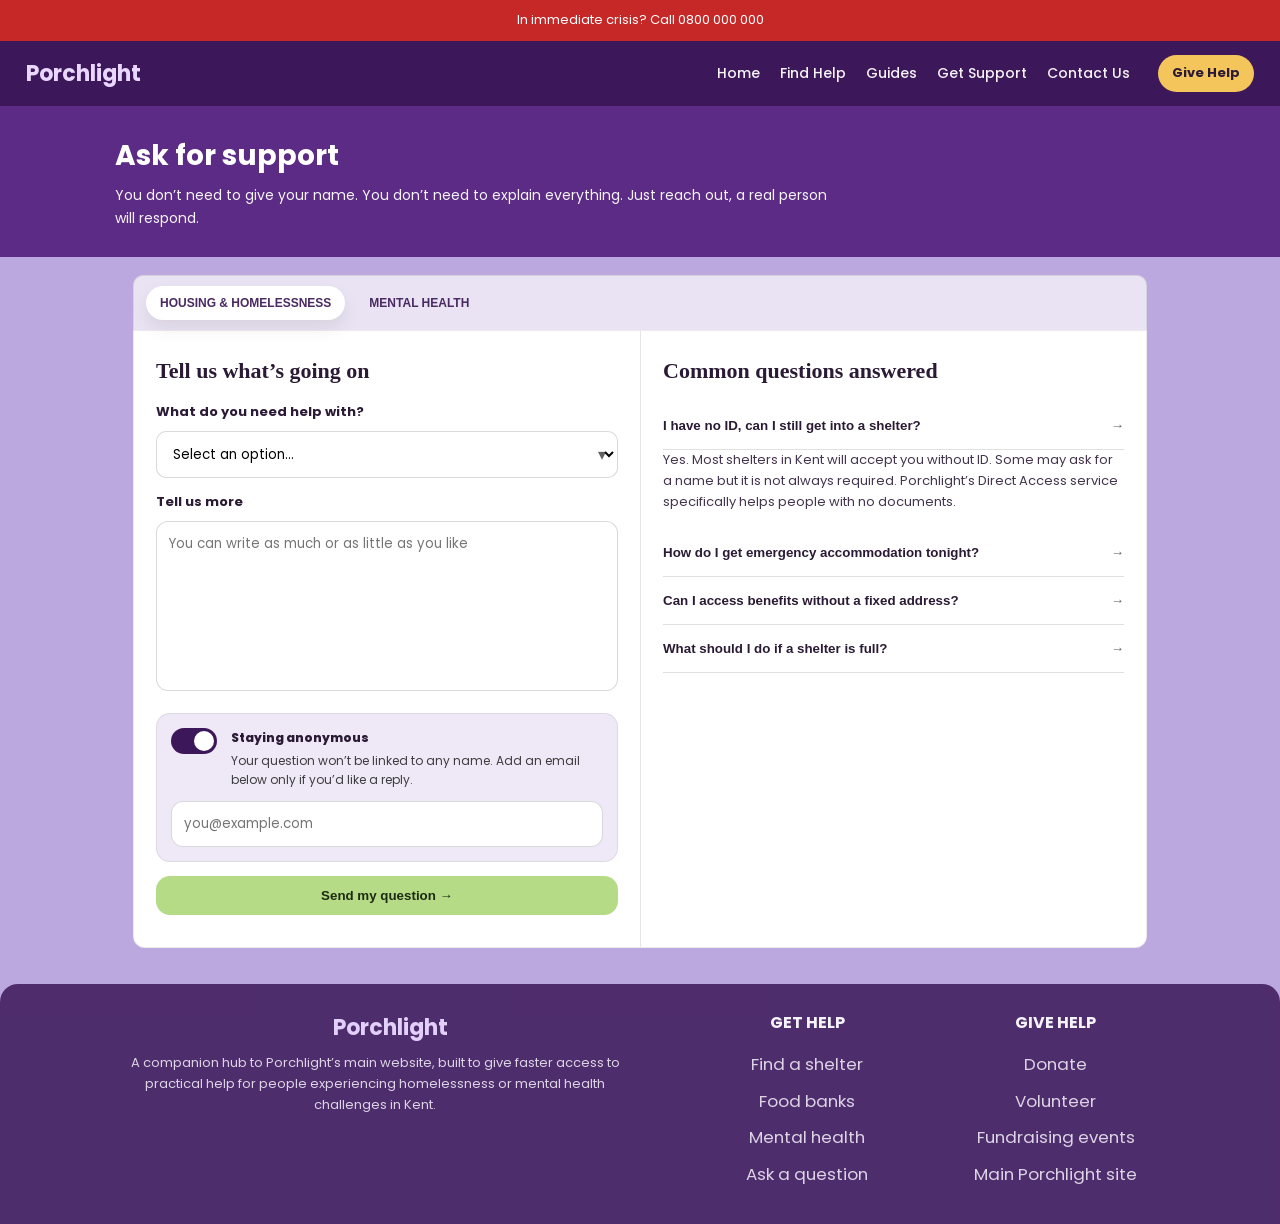
<file: support.html>
<!DOCTYPE html>
<html lang="en">
<head>
  <meta charset="UTF-8" />
  <meta name="viewport" content="width=device-width, initial-scale=1.0" />
  <title>Ask for support</title>

  <link href="https://fonts.googleapis.com/css2?family=Poppins:wght@300;400;600;700&display=swap" rel="stylesheet">
  <link rel="stylesheet" href="style.css">
</head>

<body class="support-body">

  <header class="support-crisisbar">
   <p>In immediate crisis? Call 0800 000 000</p>
  </header>

   <nav class="support-nav">
    <a class="support-logo" href="index.html">Porchlight</a>

    <ul class="support-navlinks">
        <li><a href="index.html">Home</a></li>
        <li><a href="find_help.html">Find Help</a></li>
        <li><a href="guides.html">Guides</a></li>
      <li><a href="support.html" class="active">Get Support</a></li>
      <li><a href="contact.html">Contact Us</a></li>
    </ul>

    <a class="support-cta" href="give_help.html">Give Help</a>
  </nav>
   <!-- <nav class="navbar">
  <a href="index.html" class="logo">Porchlight</a>

  <ul class="nav-links">
    <li><a href="index.html">Home</a></li>
    <li><a href="find_help.html">Find Help</a></li>
    <li><a href="support.html">Get Support</a></li>
    <li><a href="contact.html">Contact</a></li>
    <li><a href="give_help.html" class="give-help-btn">Give Help</a></li>
  </ul>
</nav> -->

  <header class="support-hero">
    <div class="support-hero-inner">
      <h1>Ask for support</h1>
      <p>You don’t need to give your name. You don’t need to explain everything. Just reach out, a real person will respond.</p>
    </div>
  </header>

  <main class="support-wrap">

    <!-- Tabs -->
    <div class="support-tabs">
      <button class="support-tab active" data-tab="housing">HOUSING &amp; HOMELESSNESS</button>
      <button class="support-tab" data-tab="mental">MENTAL HEALTH</button>
    </div>

    <!-- Two-column layout -->
    <section class="support-grid">

      <!-- LEFT: Form -->
      <div class="support-panel">
        <h2>Tell us what’s going on</h2>

        <label class="support-label" for="topicSelect">What do you need help with?</label>
        <div class="support-selectwrap">
          <select id="topicSelect" class="support-select">
            <option value="">Select an option…</option>
            <option>Finding somewhere to sleep tonight</option>
            <option>Benefits / Universal Credit</option>
            <option>No ID / documents</option>
            <option>Food bank / essentials</option>
            <option>Talking to someone</option>
            <option>Other</option>
          </select>
          <span class="support-select-icon">▾</span>
        </div>

        <label class="support-label" for="moreText">Tell us more</label>
        <textarea id="moreText" class="support-textarea" placeholder="You can write as much or as little as you like"></textarea>

        <div class="support-anon">
          <div class="support-anon-top">
            <button class="support-toggle" id="anonToggle" aria-pressed="true">
              <span class="knob"></span>
            </button>

            <div>
              <div class="support-anon-title">Staying anonymous</div>
              <div class="support-anon-sub">
                Your question won’t be linked to any name. Add an email below only if you’d like a reply.
              </div>
            </div>
          </div>

          <input id="emailInput" class="support-input" type="email" placeholder="you@example.com" disabled />
        </div>

        <button class="support-send" id="sendBtn">
          Send my question →
        </button>

        <div class="support-smallnote" id="sendNote"></div>
      </div>

      <!-- RIGHT: FAQ -->
      <div class="support-panel support-panel-right">
        <h2>Common questions answered</h2>

        <div class="support-faq" data-tabcontent="housing">
          <button class="faq-item open">
            <span>I have no ID, can I still get into a shelter?</span>
            <span class="arrow">→</span>
          </button>
          <div class="faq-answer show">
            Yes. Most shelters in Kent will accept you without ID. Some may ask for a name but it is not always required.
            Porchlight’s Direct Access service specifically helps people with no documents.
          </div>

          <button class="faq-item">
            <span>How do I get emergency accommodation tonight?</span>
            <span class="arrow">→</span>
          </button>
          <div class="faq-answer">
            Start with local council homelessness services, emergency helplines, or nearby shelters. If it’s unsafe, call emergency services.
          </div>

          <button class="faq-item">
            <span>Can I access benefits without a fixed address?</span>
            <span class="arrow">→</span>
          </button>
          <div class="faq-answer">
            Often yes. You can use a care-of address, a support service address, or discuss options with a support worker.
          </div>

          <button class="faq-item">
            <span>What should I do if a shelter is full?</span>
            <span class="arrow">→</span>
          </button>
          <div class="faq-answer">
            Ask for referrals, check nearby towns, and contact support services for alternatives like night shelters, hostels, or emergency placements.
          </div>
        </div>

        <div class="support-faq hidden" data-tabcontent="mental">
          <button class="faq-item open">
            <span>I feel overwhelmed, what can I do right now?</span>
            <span class="arrow">→</span>
          </button>
          <div class="faq-answer show">
            Try grounding: breathe in 4 seconds, hold 4, out 6. If you feel unsafe, call a trusted person or a helpline. You’re not alone.
          </div>

          <button class="faq-item">
            <span>Can I talk to someone without giving my name?</span>
            <span class="arrow">→</span>
          </button>
          <div class="faq-answer">
            Yes. You can stay anonymous. Only share what you’re comfortable with.
          </div>

          <button class="faq-item">
            <span>How do I ask for help if I struggle to explain?</span>
            <span class="arrow">→</span>
          </button>
          <div class="faq-answer">
            Keep it simple: “I’m not okay and I need support.” A support worker can ask gentle questions to guide you.
          </div>
        </div>

      </div>

    </section>

  </main>

  <footer class="support-footer">
    <div class="support-footer-inner">
      <div class="footer-brand">
        <div class="support-logo footer-logo">Porchlight</div>
        <p>
          A companion hub to Porchlight’s main website, built to give faster access to practical help for people experiencing homelessness or mental health challenges in Kent.
        </p>
      </div>

      <div class='contact-footer-links'>
        <div>
          <h4>GET HELP</h4>
          <a href='find_help.html'>Find a shelter</a>
          <a href='find_help.html'>Food banks</a>
          <a href='support.html'>Mental health</a>
          <a href='support.html'>Ask a question</a>
        </div>
        <div>
          <h4>GIVE HELP</h4>
          <a href='give_help.html'>Donate</a>
          <a href='give_help.html'>Volunteer</a>
          <a href='https://www.porchlight.org.uk/get-involved/events' target='_blank'>Fundraising events</a>
          <a href='https://www.porchlight.org.uk' target='_blank'>Main Porchlight site</a>
        </div>
      </div>
    </div>
  </footer>

  <script src="support.js"></script>
</body>
</html>
</file>
<file: style.css>
/* =========================
   GLOBAL RESET
========================= */
* {
  margin: 0;
  padding: 0;
  box-sizing: border-box;
}

html {
  scroll-behavior: smooth;
}

body {
  font-family: 'Poppins', sans-serif;
  color: white;
  overflow-x: hidden;
  line-height: 1.6;

  background: linear-gradient(-45deg, #3b0a57, #5e1d88, #7b2cbf, #4b1d6b);
  background-size: 400% 400%;
  animation: gradientFlow 15s ease infinite;
}

/* Background animation */
@keyframes gradientFlow {
  0% { background-position: 0% 50%; }
  50% { background-position: 100% 50%; }
  100% { background-position: 0% 50%; }
}

/* =========================
   FLOATING CIRCLES
========================= */
.background-animation {
  position: fixed;
  width: 100%;
  height: 100%;
  top: 0;
  left: 0;
  overflow: hidden;
  z-index: -1;
}

.background-animation span {
  position: absolute;
  width: 100px;
  height: 100px;
  background: rgba(255, 255, 255, 0.07);
  border-radius: 50%;
  animation: floatUp 20s linear infinite;
}

.background-animation span:nth-child(1) { left: 10%; animation-duration: 18s; }
.background-animation span:nth-child(2) { left: 40%; width: 140px; height: 140px; animation-duration: 22s; }
.background-animation span:nth-child(3) { left: 70%; animation-duration: 25s; }
.background-animation span:nth-child(4) { left: 85%; width: 60px; height: 60px; animation-duration: 15s; }

@keyframes floatUp {
  0% { transform: translateY(100vh); }
  100% { transform: translateY(-10vh); }
}

/* =========================
   TOP BAR
========================= */
.top-bar {
  background: #c62828;
  text-align: center;
  padding: 10px;
  font-size: 14px;
}

/* =========================
   NAVIGATION
========================= */
.navbar {
  display: flex;
  justify-content: space-between;
  align-items: center;
  padding: 20px 60px;
}

.logo {
  font-family: 'Poppins', sans-serif;
  font-size: 24px;
  font-weight: 700;
  color: #e9d7ff;
  letter-spacing: 0.5px;
  text-shadow: 0 0 10px rgba(233, 215, 255, 0.3);
}

.navbar ul {
  display: flex;
  list-style: none;
  gap: 25px;
}
.navbar {
  display: flex;
  justify-content: space-between;
  align-items: center;
  padding: 20px 60px;
  background: #4b1d6b; /* darker purple bar */
}
.navbar a {
  text-decoration: none;
  color: white;
  font-weight: 500;
  transition: 0.3s ease;
}

.navbar a:hover {
  opacity: 0.7;
}

/* =========================
   HERO SECTION (HOME)
========================= */
.hero {
  display: flex;
  justify-content: space-between;
  align-items: center;
  padding: 100px 60px;
  gap: 60px;
}

.hero-text h1 {
  font-size: 3rem;
  margin-bottom: 15px;
}

.hero-text p {
  font-size: 1.2rem;
  opacity: 0.9;
}

/* Search */
.search-box {
  margin-top: 25px;
  display: flex;
  gap: 10px;
  flex-wrap: wrap;
}

.search-box input {
  padding: 12px 20px;
  border-radius: 30px;
  border: none;
  width: 260px;
  font-size: 14px;
}

.search-box input:focus {
  outline: none;
}

.search-box button {
  padding: 12px 20px;
  border-radius: 30px;
  border: none;
  background: #ffd166;
  font-weight: 600;
  cursor: pointer;
  transition: 0.3s ease;
}

.search-box button:hover {
  transform: scale(1.05);
}

/* =========================
   HERO CARD (GLASS)
========================= */
.hero-card {
  backdrop-filter: blur(20px);
  background: rgba(255, 255, 255, 0.12);
  padding: 40px;
  border-radius: 25px;
  display: grid;
  gap: 15px;
  box-shadow: 0 15px 40px rgba(0, 0, 0, 0.25);
}

.hero-card button {
  padding: 15px;
  border: none;
  border-radius: 40px;
  background: white;
  color: #4b1d6b;
  font-weight: 600;
  cursor: pointer;
  transition: 0.3s ease;
}

.hero-card button:hover {
  transform: translateY(-4px);
  box-shadow: 0 8px 20px rgba(0, 0, 0, 0.2);
}

.hero-card button.clicked {
  transform: scale(0.95);
}

/* =========================
   RESPONSE / RESULTS (HOME)
========================= */
#response-box,
#advice,
#results {
  margin-top: 30px;
  background: white;
  color: #4b1d6b;
  padding: 20px;
  border-radius: 15px;
}

/* =========================
   FEATURES SECTION (HOME)
========================= */
.features {
  display: flex;
  gap: 30px;
  padding: 80px 60px;
}

.card {
  background: white;
  color: #4b1d6b;
  padding: 40px;
  border-radius: 20px;
  flex: 1;
  transition: 0.3s ease;
}

.card:hover {
  transform: translateY(-8px);
  box-shadow: 0 15px 30px rgba(0, 0, 0, 0.2);
}

/* =========================
   PAGE LAYOUT (OTHER PAGES)
========================= */
.page {
  padding: 80px 60px;
  max-width: 1200px;
  margin: 0 auto;
}

.page h1 {
  font-size: 2.6rem;
  margin-bottom: 10px;
}

.page p {
  opacity: 0.9;
  margin-bottom: 25px;
}

/* =========================
   FIND HELP PAGE LAYOUT (LIST + MAP)
========================= */
.findhelp-layout{
  display: grid;
  grid-template-columns: 30% 70%;  /* change to 1fr 1fr for 50/50 */
  gap: 25px;
  margin-top: 25px;
  align-items: start;
}

.left-panel{
  background: rgba(255,255,255,0.12);
  border-radius: 18px;
  padding: 18px;
  backdrop-filter: blur(12px);
  min-height: 520px;
}

.map-panel{
  background: rgba(255,255,255,0.12);
  border-radius: 18px;
  padding: 18px;
  backdrop-filter: blur(12px);
  min-height: 520px;
}

#map{
  width: 100%;
  height: 520px;
  border-radius: 14px;
  overflow: hidden;
  border: 1px solid rgba(255,255,255,0.15);
}

/* RESULTS CARDS (MAKE TEXT BLACK) */
.result-card {
  background: white;
  color: #222;
  padding: 18px;
  border-radius: 14px;
  margin-bottom: 12px;
  animation: fadeIn 0.4s ease-in-out;
  transition: 0.25s ease;
}

.result-card h3{
  color: #2b2b2b;
  margin-bottom: 6px;
}

.result-card p{
  margin-top: 4px;
  opacity: 0.9;
}

.result-card:hover{
  transform: translateY(-4px);
  box-shadow: 0 12px 24px rgba(0,0,0,0.18);
}

/* =========================
   FOOTER
========================= */
footer {
  text-align: center;
  padding: 40px;
  opacity: 0.85;
}

/* =========================
   ANIMATIONS
========================= */
@keyframes fadeIn {
  from { opacity: 0; transform: translateY(15px); }
  to { opacity: 1; transform: translateY(0); }
}

/* =========================
   RESPONSIVE
========================= */
@media (max-width: 900px) {

  .hero {
    flex-direction: column;
    text-align: center;
    padding: 80px 30px;
  }

  .features {
    flex-direction: column;
    padding: 60px 30px;
  }

  .navbar {
    flex-direction: column;
    gap: 15px;
    padding: 20px 30px;
  }

  .search-box {
    justify-content: center;
  }

  .page {
    padding: 60px 30px;
  }

  .findhelp-layout{
    grid-template-columns: 1fr;
  }

  #map{
    height: 420px;
  }
}

/* =========================
   SUPPORT PAGE (PROTOTYPE STYLE)
========================= */

.support-body{
  background: #bba8df; /* light lavender page bg like prototype */
  color: #1f1f1f;
  animation: none;
}

.support-crisisbar{
  background: #c62828;
  color: #fff;
  padding: 10px 16px;
  font-size: 13px;
  text-align: center;
}

.support-nav{
  background: #3c185a; /* deep purple */
  color: #fff;
  padding: 14px 26px;
  display: flex;
  align-items: center;
  gap: 18px;
}

.support-logo{
  color: #e9d7ff;
  text-decoration: none;
  font-weight: 700;
  font-size: 22px;
  margin-right: 10px;
}

.support-navlinks{
  list-style: none;
  display: flex;
  gap: 20px;
  margin-left: auto;
  align-items: center;
}

.support-navlinks a{
  color: #fff;
  text-decoration: none;
  font-weight: 500;
  font-size: 14px;
  opacity: 0.95;
}

.support-navlinks a:hover{ opacity: 0.75; }
.support-navlinks a.active{ text-decoration: none; text-underline-offset: 6px; }

.support-cta{
  margin-left: 10px;
  background: #f3c55a; /* yellow button */
  color: #2b1a35;
  padding: 8px 14px;
  border-radius: 999px;
  text-decoration: none;
  font-weight: 700;
  font-size: 13px;
}

.support-hero{
  background: #5b2b86;
  color: #fff;
  padding: 28px 18px;
}

.support-hero-inner{
  max-width: 1050px;
  margin: 0 auto;
}

.support-hero h1{
  font-size: 28px;
  margin-bottom: 6px;
}

.support-hero p{
  font-size: 14px;
  opacity: 0.95;
  max-width: 720px;
}

.support-wrap{
  max-width: 1050px;
  margin: 0 auto;
  padding: 18px;
}

/* tabs */
.support-tabs{
  background: #e9e3f3;
  border-radius: 10px 10px 0 0;
  display: flex;
  gap: 10px;
  padding: 10px 12px;
  border: 1px solid rgba(0,0,0,0.08);
  border-bottom: none;
}

.support-tab{
  background: transparent;
  border: none;
  padding: 10px 14px;
  font-weight: 700;
  font-size: 12px;
  cursor: pointer;
  color: #4a2a62;
  border-radius: 999px;
}

.support-tab.active{
  background: #ffffff;
  box-shadow: 0 8px 18px rgba(0,0,0,0.08);
}

/* grid */
.support-grid{
  display: grid;
  grid-template-columns: 1fr 1fr;
  gap: 0;
  border: 1px solid rgba(0,0,0,0.08);
  border-radius: 0 0 12px 12px;
  overflow: hidden;
  background: #fff;
}

.support-panel{
  padding: 22px;
  min-height: 520px;
}

.support-panel-right{
  border-left: 1px solid rgba(0,0,0,0.1);
}

.support-panel h2{
  font-size: 22px;
  margin-bottom: 14px;
  color: #2b1a35;
  font-family: Georgia, "Times New Roman", serif; /* matches prototype vibe */
}

/* form */
.support-label{
  display: block;
  font-weight: 700;
  font-size: 13px;
  margin-top: 14px;
  margin-bottom: 8px;
  color: #2b1a35;
}

.support-selectwrap{
  position: relative;
}

.support-select{
  width: 100%;
  padding: 12px 44px 12px 12px;
  border-radius: 10px;
  border: 1px solid rgba(0,0,0,0.15);
  font-family: 'Poppins', sans-serif;
  background: #fff;
  outline: none;
}

.support-select-icon{
  position: absolute;
  right: 12px;
  top: 50%;
  transform: translateY(-50%);
  pointer-events: none;
  opacity: 0.7;
}

.support-textarea{
  width: 100%;
  height: 170px;
  padding: 12px;
  border-radius: 12px;
  border: 1px solid rgba(0,0,0,0.15);
  resize: none;
  font-family: 'Poppins', sans-serif;
  outline: none;
}

.support-anon{
  background: #efe9f7;
  border-radius: 14px;
  padding: 14px;
  margin-top: 14px;
  border: 1px solid rgba(0,0,0,0.07);
}

.support-anon-top{
  display: grid;
  grid-template-columns: 48px 1fr;
  gap: 12px;
  align-items: start;
}

.support-anon-title{
  font-weight: 800;
  font-size: 12px;
  color: #2b1a35;
}

.support-anon-sub{
  font-size: 12px;
  opacity: 0.85;
  margin-top: 4px;
}

.support-input{
  width: 100%;
  margin-top: 12px;
  padding: 12px;
  border-radius: 12px;
  border: 1px solid rgba(0,0,0,0.15);
  font-family: 'Poppins', sans-serif;
  outline: none;
  background: #fff;
}

.support-send{
  margin-top: 14px;
  width: 100%;
  padding: 12px 14px;
  border-radius: 14px;
  border: none;
  background: #b6db87; /* green like prototype */
  font-weight: 800;
  cursor: pointer;
  color: #1e2b12;
}

.support-send:hover{ filter: brightness(0.98); }

.support-smallnote{
  margin-top: 10px;
  font-size: 12px;
  opacity: 0.8;
}

/* toggle */
.support-toggle{
  width: 46px;
  height: 26px;
  border-radius: 999px;
  border: none;
  background: #3c185a;
  position: relative;
  cursor: pointer;
}

.support-toggle .knob{
  width: 20px;
  height: 20px;
  border-radius: 50%;
  background: #fff;
  position: absolute;
  top: 3px;
  left: 23px; /* ON by default */
  transition: 0.2s ease;
}

.support-toggle.off{
  background: #b9b1c6;
}
.support-toggle.off .knob{
  left: 3px;
}

/* FAQ */
.support-faq.hidden{ display: none; }

.faq-item{
  width: 100%;
  background: transparent;
  border: none;
  padding: 16px 0;
  border-bottom: 1px solid rgba(0,0,0,0.12);
  display: flex;
  justify-content: space-between;
  align-items: center;
  cursor: pointer;
  font-weight: 800;
  color: #2b1a35;
  text-align: left;
}

.faq-item .arrow{ opacity: 0.7; }

.faq-answer{
  display: none;
  padding: 0 0 16px 0;
  font-size: 13px;
  color: #3a2a45;
  opacity: 0.95;
}

.faq-answer.show{ display: block; }

/* footer */
.support-footer{
  background: #3c185a;
  color: #fff;
  padding: 26px 18px;
  margin-top: 18px;
  border-top-left-radius: 18px;
  border-top-right-radius: 18px;
}

.support-footer-inner{
  max-width: 1050px;
  margin: 0 auto;
  display: grid;
  grid-template-columns: 1.2fr 1fr;
  gap: 22px;
}

.footer-brand p{
  opacity: 0.85;
  font-size: 13px;
  margin-top: 8px;
  max-width: 520px;
}

.footer-cols{
  display: grid;
  grid-template-columns: 1fr 1fr;
  gap: 18px;
}

.footer-cols h4{
  font-size: 12px;
  letter-spacing: 0.8px;
  margin-bottom: 10px;
  opacity: 0.95;
}

.footer-cols a{
  display: block;
  color: #fff;
  text-decoration: none;
  opacity: 0.85;
  margin: 6px 0;
  font-size: 13px;
}

.footer-cols a:hover{ opacity: 1; }

/* responsive */
@media (max-width: 900px){
  .support-nav{ flex-wrap: wrap; }
  .support-navlinks{ margin-left: 0; flex-wrap: wrap; }
  .support-grid{ grid-template-columns: 1fr; }
  .support-panel-right{ border-left: none; border-top: 1px solid rgba(0,0,0,0.1); }
  .support-footer-inner{ grid-template-columns: 1fr; }
}


/* =========================
   GIVE HELP PAGE
========================= */
.give-wrap{
  max-width: 520px;
  margin: 25px auto 0;
  padding: 0 18px;
}

.give-kicker{
  font-size: 12px;
  letter-spacing: 0.6px;
  opacity: 0.9;
  margin-bottom: 10px;
}

.give-hero{
  background: rgba(60,24,90,0.75);
  border-radius: 18px;
  padding: 22px 18px;
  text-align: center;
  backdrop-filter: blur(10px);
  border: 1px solid rgba(255,255,255,0.12);
}

.give-hero h1{
  font-size: 24px;
  margin-bottom: 18px;
}

.give-stats{
  display: grid;
  grid-template-columns: repeat(3,1fr);
  gap: 10px;
}

.give-num{
  font-size: 22px;
  font-weight: 800;
  color: #f3c55a;
}

.give-sub{
  font-size: 12px;
  opacity: 0.9;
  margin-top: 6px;
  line-height: 1.2;
}

.give-card{
  background: rgba(255,255,255,0.15);
  border: 1px solid rgba(255,255,255,0.12);
  backdrop-filter: blur(10px);
  border-radius: 18px;
  padding: 18px;
  margin-top: 16px;
}

.give-tabs{
  display: grid;
  grid-template-columns: 1fr 1fr;
  gap: 12px;
}

.give-tab{
  padding: 12px;
  border-radius: 12px;
  border: 1px solid rgba(255,255,255,0.25);
  background: rgba(255,255,255,0.12);
  color: #fff;
  font-weight: 700;
  cursor: pointer;
}

.give-tab.active{
  background: rgba(255,255,255,0.28);
}

.give-amounts{
  display: grid;
  grid-template-columns: repeat(5,1fr);
  gap: 10px;
  margin-top: 16px;
}

.amt{
  padding: 12px 0;
  border-radius: 12px;
  border: 1px solid rgba(255,255,255,0.25);
  background: rgba(255,255,255,0.08);
  color: #fff;
  font-weight: 700;
  cursor: pointer;
}

.amt.active{
  background: rgba(255,255,255,0.30);
  color: #2b1a35;
}

.give-message{
  background: #f0c6a0;
  color: #2b1a35;
  padding: 12px 14px;
  border-radius: 14px;
  margin-top: 16px;
  font-weight: 600;
  text-align: center;
}

.give-frequency{
  display: grid;
  grid-template-columns: 1fr 1fr;
  gap: 12px;
  margin-top: 14px;
}

.freq{
  padding: 12px;
  border-radius: 999px;
  border: 1px solid rgba(255,255,255,0.25);
  background: rgba(255,255,255,0.08);
  color: #fff;
  font-weight: 700;
  cursor: pointer;
}

.freq.active{
  background: rgba(255,255,255,0.30);
  color: #2b1a35;
}

.give-submit{
  margin-top: 16px;
  width: 100%;
  padding: 14px;
  border-radius: 16px;
  border: none;
  background: #cfe7b6;
  color: #1e2b12;
  font-weight: 800;
  cursor: pointer;
}

.give-wishlist{
  margin-top: 18px;
  background: rgba(255,255,255,0.18);
  border: 1px solid rgba(255,255,255,0.12);
  border-radius: 18px;
  padding: 16px;
  text-align: center;
}

.give-wishlist h3{
  font-size: 12px;
  letter-spacing: 0.6px;
  margin-bottom: 12px;
}

.wish-grid{
  display: grid;
  grid-template-columns: 1fr 1fr;
  gap: 10px;
}

.wish{
  padding: 10px 12px;
  border-radius: 999px;
  border: 1px solid rgba(255,255,255,0.25);
  background: rgba(255,255,255,0.10);
  color: #fff;
  font-weight: 700;
  cursor: pointer;
}

/* mobile fit */
@media (max-width: 480px){
  .give-stats{ grid-template-columns: 1fr; }
  .give-amounts{ grid-template-columns: repeat(3,1fr); }
}

/* =========================
  CONTACT PAGE
========================= */
.contact-page {
 max-width: 1200px;
 margin: 0 auto;
 padding: 50px 20px 70px;
 color: #1f1f1f;
}
.contact-header h1 {
 font-size: 3rem;
 color: #ffffff;
 margin-bottom: 10px;
 font-family: Georgia, "Times New Roman", serif;
}
.contact-header h1 {
 font-size: 3rem;
 color: #fffdfd;
 margin-bottom: 10px;
 font-family: Georgia, "Times New Roman", serif;
}
.contact-header p {
 color: #e2cfff;
 font-size: 1.2rem;
}
.contact-grid {
 display: grid;
 grid-template-columns: 1fr 1fr;
 gap: 35px;
 align-items: start;
}
.contact-column {
 display: flex;
 flex-direction: column;
 gap: 20px;
}
.contact-title {
 font-size: 2.2rem;
 font-family: Georgia, "Times New Roman", serif;
 margin-bottom: 10px;
}
.contact-title {
 text-shadow: 0 2px 10px rgba(0,0,0,0.3);
}
.green-title {
 color: #b8ffb8;
 font-weight: 600;
}
.purple-title {
 color: #ffd166;
 font-weight: 600;
}
.contact-card {
 background: #ffffff;
 border: 2px solid #c9b7d9;
 border-radius: 40px;
 padding: 25px;
 display: flex;
 gap: 20px;
 align-items: flex-start;
 box-shadow: 0 8px 20px rgba(0, 0, 0, 0.06);
}
.large-contact-card {
 align-items: flex-start;
}
.contact-icon {
 min-width: 110px;
 width: 110px;
 height: 110px;
 border-radius: 50%;
 flex-shrink: 0;
}
.green-circle {
 background: #d8e6be;
}
.purple-circle {
 background: #d8c8e8;
}
.contact-card-text h3 {
 font-size: 2rem;
 margin-bottom: 8px;
 color: #222;
}
.contact-card-text h4 {
 font-size: 1.8rem;
 margin-bottom: 10px;
 color: #333;
}
.contact-card-text p {
 color: #666;
 font-size: 1.1rem;
 line-height: 1.6;
}
.visit-list {
 margin-top: 20px;
}
.visit-list p {
 margin-bottom: 18px;
 color: #4d3b63;
 line-height: 1.5;
}
.contact-highlight {
 background: #f4d1a9;
 border: 2px solid #e6b985;
 border-radius: 35px;
 padding: 28px;
}
.contact-highlight h3 {
 color: #33210f;
 margin-bottom: 10px;
 font-size: 1.8rem;
}
.contact-highlight p {
 color: #5a3a1e;
 font-size: 1.2rem;
 line-height: 1.6;
}
.contact-form-link {
 color: #5b2b86;
 font-weight: 700;
 text-decoration: underline;
}
.contact-form-link:hover {
 opacity: 0.8;
}
.contact-footer {
 background: #3c185a;
 color: white;
 padding: 45px 25px;
 border-top-left-radius: 30px;
 border-top-right-radius: 30px;
}
.contact-footer-inner {
 max-width: 1200px;
 margin: 0 auto;
 display: grid;
 grid-template-columns: 1.3fr 1fr;
 gap: 40px;
}
.footer-logo-text {
 font-size: 2.7rem;
 font-weight: 700;
 color: #f0d8ff;
 margin-bottom: 15px;
 font-family: Georgia, "Times New Roman", serif;
}
.contact-footer-brand p {
 font-size: 1.1rem;
 line-height: 1.7;
 color: rgba(255,255,255,0.85);
 max-width: 560px;
}
.contact-footer-links {
 display: grid;
 grid-template-columns: 1fr 1fr;
 gap: 30px;
}
.contact-footer-links h4 {
 margin-bottom: 15px;
 font-size: 1rem;
 color: white;
}
.contact-footer-links a {
 display: block;
 color: rgba(255,255,255,0.85);
 text-decoration: none;
 margin-bottom: 10px;
 font-size: 1.05rem;
}
.contact-footer-links a:hover {
 opacity: 1;
}
@media (max-width: 950px) {
 .contact-grid {
   grid-template-columns: 1fr;
 }
 .contact-footer-inner {
   grid-template-columns: 1fr;
 }
 .contact-footer-links {
   grid-template-columns: 1fr;
 }
 .contact-card {
   flex-direction: column;
   border-radius: 25px;
 }
 .contact-icon {
   width: 90px;
   height: 90px;
   min-width: 90px;
 }
 .contact-header h1 {
   font-size: 2.2rem;
 }
 .contact-title {
   font-size: 1.8rem;
 }
}

/* =========================
  HOME PAGE REDESIGN
========================= */
.home-hero {
 max-width: 1200px;
 margin: 0 auto;
 padding: 70px 60px 90px;
 display: grid;
 grid-template-columns: 1.1fr 0.9fr;
 gap: 50px;
 align-items: center;
}
.home-kicker {
 color: #f3c55a;
 font-size: 13px;
 font-weight: 500;
 margin-bottom: 25px;
 letter-spacing: 0.4px;
}
.home-title {
 font-family: Georgia, "Times New Roman", serif;
 font-size: 4.2rem;
 line-height: 1.05;
 margin-bottom: 25px;
 color: white;
}
.home-title span {
 color: #d6bde8;
}
.home-subtext {
 max-width: 500px;
 font-size: 1.25rem;
 color: rgba(255,255,255,0.95);
 line-height: 1.6;
}
.home-hero-card {
 background: rgba(214, 189, 232, 0.28);
 border: 2px solid rgba(78, 45, 110, 0.35);
 backdrop-filter: blur(10px);
 border-radius: 35px;
 padding: 35px;
 box-shadow: 0 10px 24px rgba(0,0,0,0.12);
}
.home-hero-card h3 {
 color: white;
 font-size: 1.5rem;
 line-height: 1.4;
 margin-bottom: 25px;
 text-align: center;
}
.home-hero-buttons {
 display: grid;
 grid-template-columns: 1fr 1fr;
 gap: 18px;
}
.home-hero-buttons button {
 background: rgba(255,255,255,0.35);
 border: 2px solid rgba(255,255,255,0.5);
 color: white;
 font-weight: 600;
 padding: 16px 18px;
 border-radius: 999px;
 cursor: pointer;
 transition: 0.3s ease;
}
.home-hero-buttons button:hover {
 transform: translateY(-3px);
 background: rgba(255,255,255,0.5);
}
/* feature + stats section */
.home-feature-section {
 background: #3c185a;
 padding: 60px 60px 70px;
}
.home-feature-cards {
 max-width: 1200px;
 margin: 0 auto;
 display: grid;
 grid-template-columns: repeat(3, 1fr);
 gap: 28px;
}
.home-feature-card {
 background: #ffffff;
 color: #2b1a35;
 border-radius: 30px;
 padding: 30px;
 min-height: 240px;
 box-shadow: 0 10px 24px rgba(0,0,0,0.1);
}
.home-feature-card h3 {
 font-size: 1.8rem;
 margin-bottom: 15px;
 text-align: center;
}
.home-feature-card p {
 font-size: 1.1rem;
 color: #5a4c68;
 line-height: 1.6;
 margin-bottom: 28px;
}
.home-feature-card a {
 color: #4b1d6b;
 font-weight: 700;
 text-decoration: none;
 font-size: 1.2rem;
}
.home-feature-card a:hover {
 opacity: 0.8;
}
.home-stats {
 max-width: 1200px;
 margin: 45px auto 0;
 display: grid;
 grid-template-columns: repeat(3, 1fr);
 gap: 20px;
 text-align: center;
}
.home-stat h2 {
 font-family: Georgia, "Times New Roman", serif;
 font-size: 3.4rem;
 color: #f3c55a;
 margin-bottom: 10px;
}
.home-stat p {
 color: white;
 font-size: 1.2rem;
 line-height: 1.5;
}
/* guides section */
.home-guides {
 background: #f4f1f7;
 padding: 70px 60px 80px;
 color: #1f1f1f;
}
.home-guides-header {
 max-width: 1200px;
 margin: 0 auto 35px;
 display: flex;
 justify-content: space-between;
 align-items: center;
}
.home-guides-header h2 {
 font-family: Georgia, "Times New Roman", serif;
 font-size: 3rem;
 color: #1f1f1f;
}
.home-guides-header a {
 color: #4b1d6b;
 text-decoration: none;
 font-weight: 700;
 font-size: 1.2rem;
}
.home-guides-grid {
 max-width: 1200px;
 margin: 0 auto;
 display: grid;
 grid-template-columns: 1fr 1fr;
 gap: 28px;
}
.guide-card {
 border-radius: 28px;
 padding: 28px;
 border: 2px solid rgba(75, 29, 107, 0.18);
}
.guide-card span {
 display: inline-block;
 font-size: 0.95rem;
 font-weight: 700;
 margin-bottom: 16px;
 color: #5a4c68;
}
.guide-card h3 {
 font-size: 2rem;
 margin-bottom: 14px;
 color: #1f1f1f;
}
.guide-card p {
 font-size: 1.1rem;
 line-height: 1.6;
 color: #5a4c68;
}
.purple-guide {
 background: #e6d7f2;
}
.green-guide {
 background: #dce8c7;
}
/* mobile */
@media (max-width: 950px) {
 .home-hero {
   grid-template-columns: 1fr;
   padding: 50px 30px 60px;
 }
 .home-title {
   font-size: 3rem;
 }
 .home-feature-section {
   padding: 50px 30px 60px;
 }
 .home-feature-cards,
 .home-stats,
 .home-guides-grid {
   grid-template-columns: 1fr;
 }
 .home-guides {
   padding: 50px 30px 60px;
 }
 .home-guides-header {
   flex-direction: column;
   align-items: flex-start;
   gap: 15px;
 }
}

/* =========================
  FIND HELP REDESIGN
========================= */
.find-help-page {
 max-width: 1300px;
 margin: 0 auto;
 padding: 30px 20px 60px;
}
.find-help-layout {
 display: grid;
 grid-template-columns: 40% 60%;
 border-radius: 0;
 overflow: hidden;
 background: transparent;
 min-height: 820px;
}
.find-left-panel {
 background: #f3f0f8;
 color: #1f1f1f;
 display: flex;
 flex-direction: column;
 border-right: 2px solid rgba(75, 29, 107, 0.15);
}
.find-search-area {
 padding: 35px;
 border-bottom: 2px solid rgba(75, 29, 107, 0.12);
}
.find-search-area h1 {
 font-size: 2.1rem;
 margin-bottom: 25px;
 color: #1f1f1f;
}
.find-search-box {
 display: flex;
 align-items: center;
 gap: 10px;
 background: white;
 border: 2px solid #b8a3d1;
 border-radius: 999px;
 padding: 8px;
}
.find-search-box input {
 flex: 1;
 border: none;
 outline: none;
 font-size: 1rem;
 background: transparent;
 padding: 10px 14px;
 color: #333;
}
.find-search-box button {
 background: #4b1d6b;
 color: white;
 border: none;
 border-radius: 999px;
 padding: 12px 22px;
 font-weight: 700;
 cursor: pointer;
 transition: 0.3s ease;
}
.find-search-box button:hover {
 background: #35104f;
}
.find-filters {
 padding: 20px 30px;
 border-bottom: 2px solid rgba(75, 29, 107, 0.12);
}
.top-filters {
 display: flex;
 gap: 12px;
 margin-bottom: 16px;
}
.filter-btn {
 padding: 10px 18px;
 border-radius: 999px;
 border: 2px solid #c8b7dd;
 background: white;
 color: #2b1a35;
 font-weight: 600;
 cursor: pointer;
}
.filter-btn.active {
 background: #dbc9f0;
}
.category-filters {
 display: flex;
 flex-wrap: wrap;
 gap: 12px;
}
.chip {
 padding: 10px 16px;
 border-radius: 999px;
 border: 2px solid rgba(0,0,0,0.12);
 font-weight: 700;
 cursor: pointer;
 transition: 0.25s ease;
}
.chip.active {
 transform: scale(1.04);
}
.chip-shelter {
 background: #f8c9c9;
}
.chip-food {
 background: #f7c45a;
}
.chip-shower {
 background: #9fd0ff;
}
.chip-mental {
 background: #bfe19a;
}
.find-results {
 padding: 0;
 overflow-y: auto;
 max-height: 520px;
}
.service-card {
 background: #ffffff;
 padding: 22px 28px;
 border-bottom: 1px solid rgba(75, 29, 107, 0.12);
 cursor: pointer;
 transition: 0.25s ease;
}
.service-card:hover {
 background: #faf6ff;
}
.service-status {
 display: inline-block;
 padding: 6px 14px;
 border-radius: 999px;
 font-size: 0.9rem;
 font-weight: 700;
 margin-bottom: 14px;
}
.status-open {
 background: #bfe19a;
 color: #36551c;
}
.status-closed {
 background: #f7b7b7;
 color: #8b2c2c;
}
.service-card h3 {
 font-size: 1.9rem;
 margin-bottom: 10px;
 color: #1f1f1f;
}
.service-meta {
 font-size: 1.1rem;
 color: #5d4b69;
 margin-bottom: 8px;
}
.service-hours {
 font-size: 1.05rem;
 color: #7c6b89;
}
.no-results {
 padding: 30px;
 color: #5d4b69;
 font-size: 1.1rem;
}
.find-map-panel {
 background: linear-gradient(135deg, #d8ebb5, #ccecc7, #c7ecf3);
 padding: 0;
 min-height: 820px;
}
#map {
 width: 100%;
 height: 100%;
 min-height: 820px;
 border-radius: 0;
}
/* mobile */
@media (max-width: 950px) {
 .find-help-layout {
   grid-template-columns: 1fr;
 }
 .find-map-panel,
 #map {
   min-height: 450px;
 }
 .find-results {
   max-height: none;
 }
}

.card-shelter { border-left: 8px solid #e74c3c; }
.card-food { border-left: 8px solid #f39c12; }
.card-shower { border-left: 8px solid #3498db; }
.card-mental { border-left: 8px solid #7cb342; }

/* =========================
   GUIDES PAGE
========================= */

.guides-page {
 max-width: 1300px;
 margin: 0 auto;
 padding: 30px 20px 60px;
}
.guides-layout {
 display: grid;
 grid-template-columns: 300px 1fr;
 gap: 0;
 background: rgba(255,255,255,0.94);
 border-radius: 24px;
 overflow: hidden;
 box-shadow: 0 18px 40px rgba(0,0,0,0.18);
}
.guides-sidebar {
 background: linear-gradient(180deg, #ece6f5 0%, #e4ddef 100%);
 padding: 24px 16px;
 border-right: 1px solid rgba(75, 29, 107, 0.1);
}
.guide-side-group {
 margin-bottom: 26px;
}
.guide-side-title {
 font-size: 0.9rem;
 font-weight: 800;
 letter-spacing: 0.8px;
 margin-bottom: 12px;
 padding-left: 6px;
}
.housing-label {
 color: #6b5a7d;
}
.mental-label {
 color: #5e7f37;
}
.downloads-label {
 color: #8b8793;
}
.guide-side-btn,
.guide-download-btn {
 display: block;
 width: 100%;
 text-align: center;
 padding: 13px 16px;
 margin-bottom: 10px;
 border: none;
 border-radius: 999px;
 background: #cdb3ea;
 color: #3c185a;
 font-weight: 600;
 font-size: 0.95rem;
 line-height: 1.3;
 text-decoration: none;
 cursor: pointer;
 transition: all 0.25s ease;
 box-shadow: 0 4px 10px rgba(0,0,0,0.05);
}
.guide-side-btn:hover,
.guide-download-btn:hover {
 transform: translateY(-2px);
 box-shadow: 0 8px 18px rgba(0,0,0,0.1);
 filter: brightness(0.98);
}
.active-guide-btn {
 background: #a678de;
 color: white;
 box-shadow: 0 10px 20px rgba(123, 77, 176, 0.28);
}
.green-btn {
 background: #b8d97a;
 color: #35501b;
}
.green-btn.active-guide-btn {
 background: #8dbb43;
 color: white;
}
.guide-download-btn {
 background: #d8c4f0;
 color: #44245f;
}
.secondary-download {
 background: #bcbcbc;
 color: #333;
}
.guides-main {
 padding: 38px 36px 40px;
 color: #1f1f1f;
}
.guides-main h1 {
 font-size: 3rem;
 font-family: Georgia, "Times New Roman", serif;
 margin-bottom: 14px;
 color: #1f1f1f;
 line-height: 1.1;
}
.guides-intro {
 max-width: 820px;
 font-size: 1.08rem;
 color: #67606f;
 line-height: 1.7;
 margin-bottom: 24px;
}
.guides-card-grid {
 display: grid;
 grid-template-columns: 1fr 1fr;
 gap: 18px;
 margin-bottom: 28px;
}
.guide-info-card {
 background: white;
 border: 2px solid #ccb7e3;
 border-radius: 30px;
 padding: 24px;
 min-height: 210px;
 box-shadow: 0 8px 18px rgba(0,0,0,0.05);
}
.guide-info-card h3 {
 font-size: 1.7rem;
 margin-bottom: 12px;
 color: #2b1a35;
}
.guide-info-card p,
.guide-info-card li,
.guide-info-card dd,
.guide-info-card dt {
 font-size: 1rem;
 color: #5f5668;
 line-height: 1.6;
}
.guide-info-card ul,
.guide-info-card ol {
 padding-left: 20px;
 margin-top: 8px;
}
.grounding-box {
 background: #c8dba4;
 border: 2px solid #93a96f;
 border-radius: 26px;
 padding: 24px;
 margin-top: 10px;
}
.grounding-box h3 {
 color: #4b5b2b;
 margin-bottom: 18px;
 font-size: 1.35rem;
}
.grounding-grid {
 display: grid;
 grid-template-columns: repeat(5, 1fr);
 gap: 14px;
}
.grounding-step {
 background: white;
 border: 2px solid #6d8050;
 border-radius: 999px;
 min-height: 120px;
 display: flex;
 flex-direction: column;
 align-items: center;
 justify-content: center;
 text-align: center;
 padding: 14px;
}
.grounding-step span {
 font-size: 2rem;
 font-weight: 700;
 color: #556834;
}
.grounding-step p {
 font-size: 0.95rem;
 color: #5c5c5c;
 margin-top: 6px;
}
.guide-extra-links {
 display: flex;
 gap: 16px;
 margin-top: 28px;
 flex-wrap: wrap;
}
.guide-quick-link {
 text-decoration: none;
 background: #3c185a;
 color: white;
 padding: 12px 18px;
 border-radius: 999px;
 font-weight: 600;
 transition: 0.25s ease;
}
.guide-quick-link:hover {
 transform: translateY(-2px);
 opacity: 0.95;
}
@media (max-width: 1000px) {
 .guides-layout {
   grid-template-columns: 1fr;
 }
 .guides-card-grid {
   grid-template-columns: 1fr;
 }
 .grounding-grid {
   grid-template-columns: 1fr 1fr;
 }
}
@media (max-width: 600px) {
 .guides-main {
   padding: 28px 20px;
 }
 .guides-main h1 {
   font-size: 2.2rem;
 }
 .grounding-grid {
   grid-template-columns: 1fr;
 }
}

.map-link {

  display: inline-block;

  margin-top: 12px;

  padding: 10px 16px;

  background: #4b1d6b;

  color: white;

  text-decoration: none;

  border-radius: 999px;

  font-weight: 600;

  transition: 0.25s ease;

}

.map-link:hover {

  opacity: 0.9;

  transform: translateY(-2px);

}
 
.custom-amount-wrap {
 width: 100%;
 margin: 15px 0;
 display: none; /* hidden until "Other" is clicked */
}
.custom-amount-wrap.active {
 display: block;
}
.custom-amount-wrap label {
 display: block;
 margin-bottom: 8px;
 font-weight: 600;
 color: white;
}
.custom-amount-wrap input {
 width: 100%;
 padding: 14px 16px;
 border-radius: 12px;
 border: none;
 font-size: 1rem;
 outline: none;
 /* THIS makes it look like your design */
 background: rgba(255,255,255,0.95);
 box-shadow: 0 6px 15px rgba(0,0,0,0.15);
}

.custom-amount-box {

  display: none;

  width: 100%;

  margin-top: 16px;

}

.custom-amount-box label {

  display: block;

  margin-bottom: 10px;

  font-size: 1rem;

  font-weight: 700;

  color: white;

}

.custom-amount-box input {

  display: block;

  width: 100%;

  padding: 16px 18px;

  border-radius: 16px;

  border: none;

  outline: none;

  font-size: 1.1rem;

  background: white;

  color: #2b1a35;

  box-shadow: 0 6px 18px rgba(0,0,0,0.12);

}
</file>
